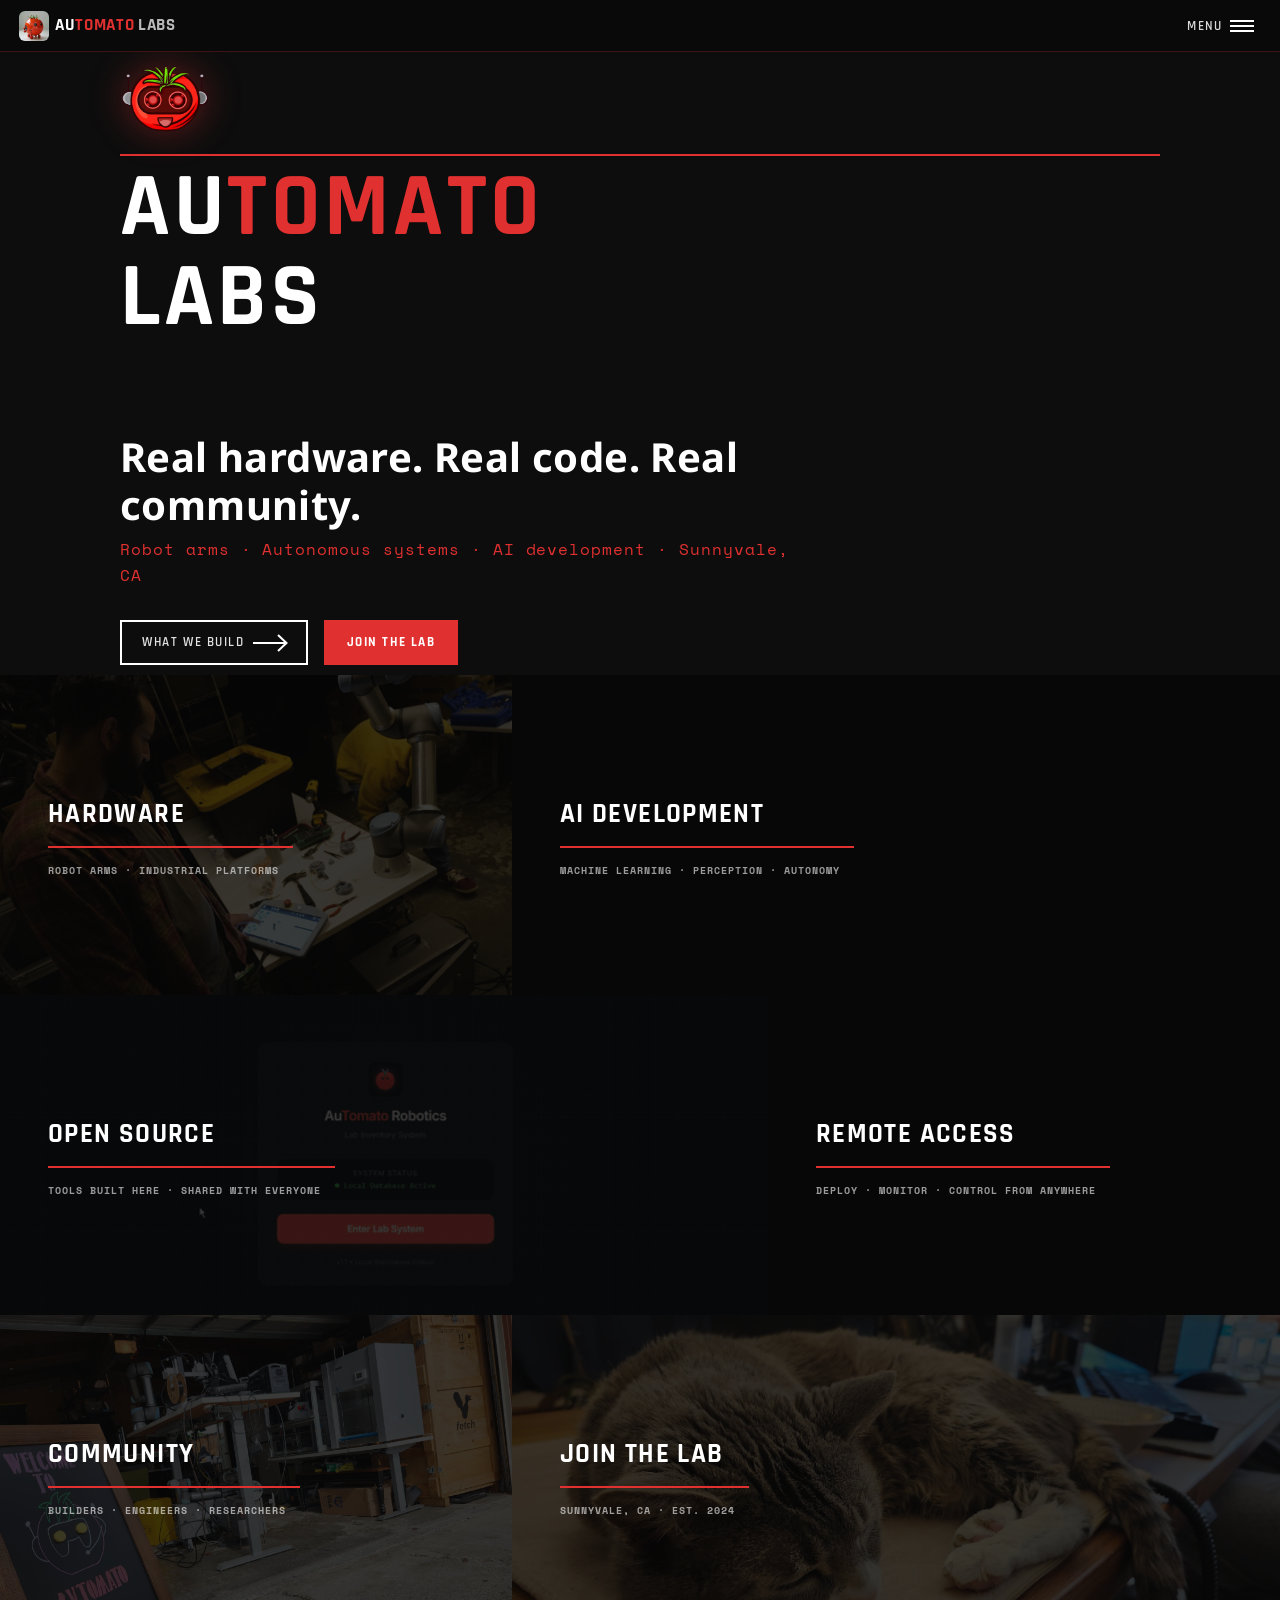
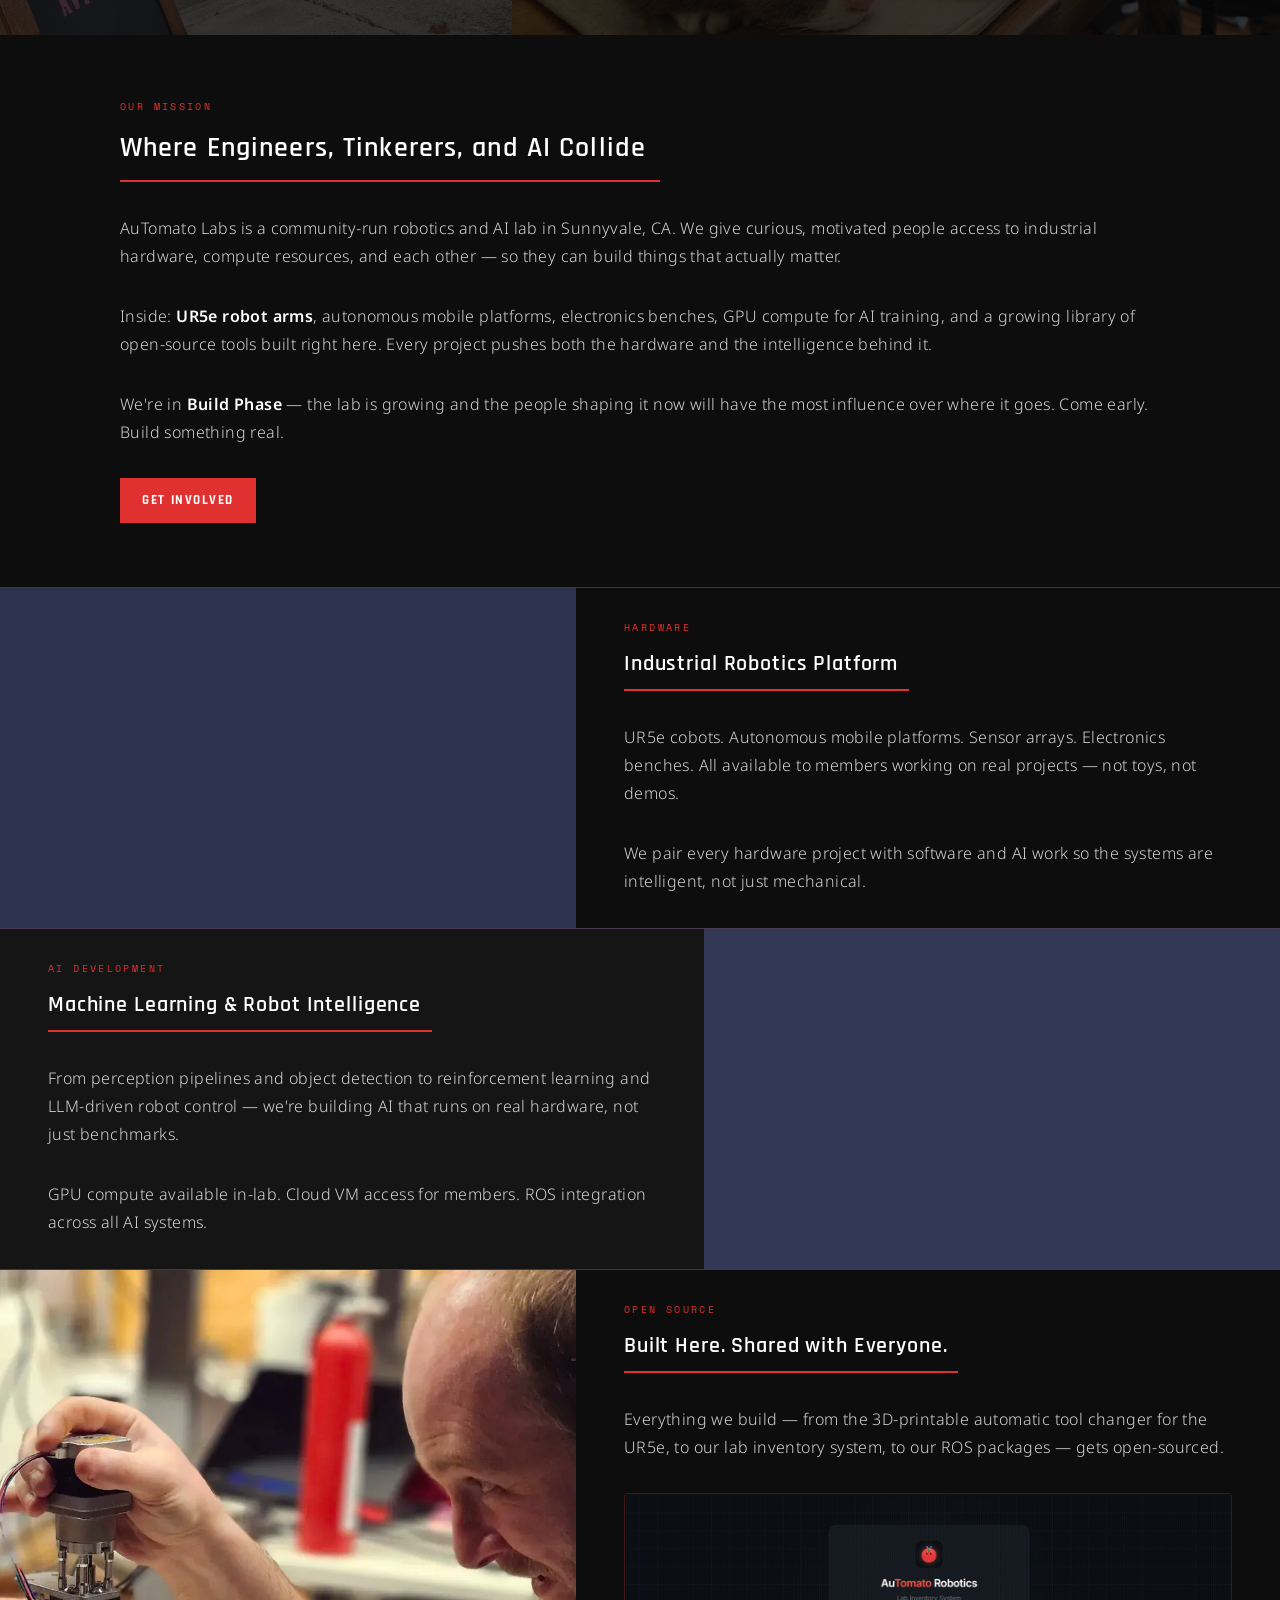
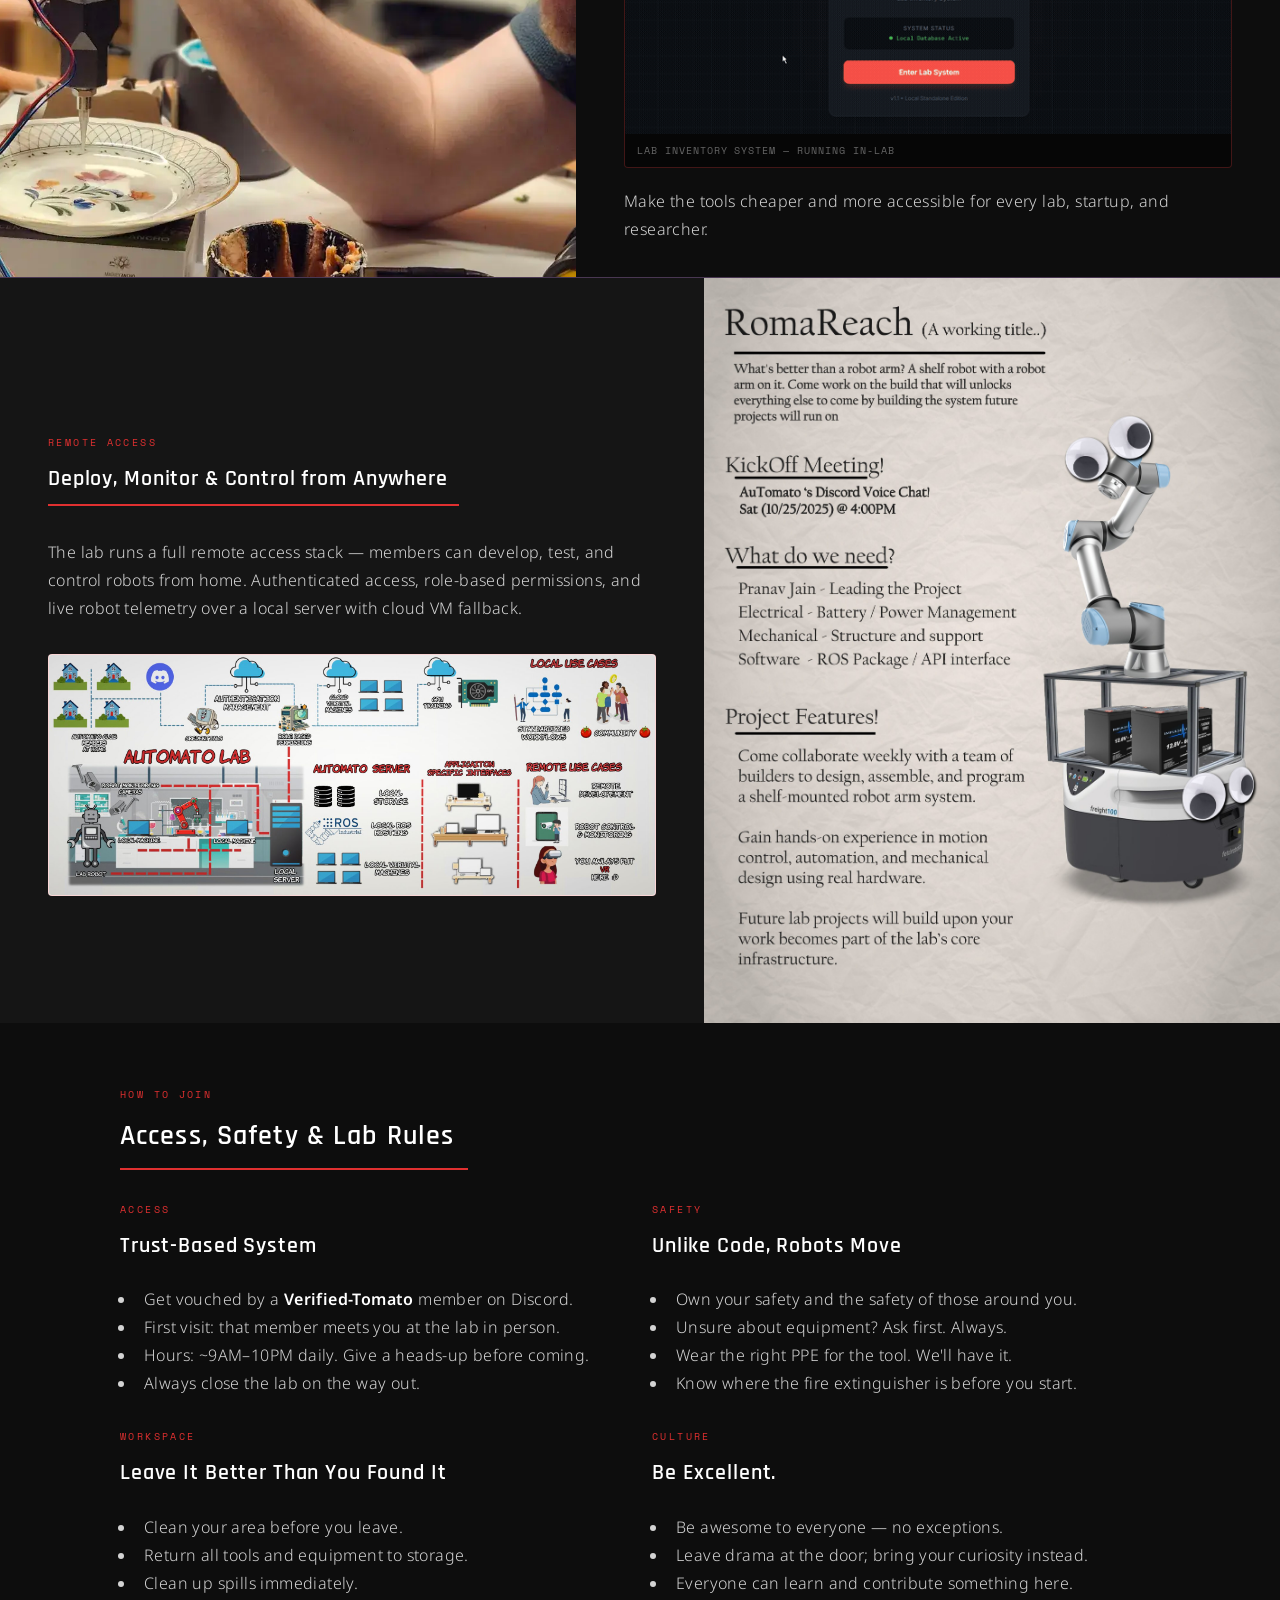
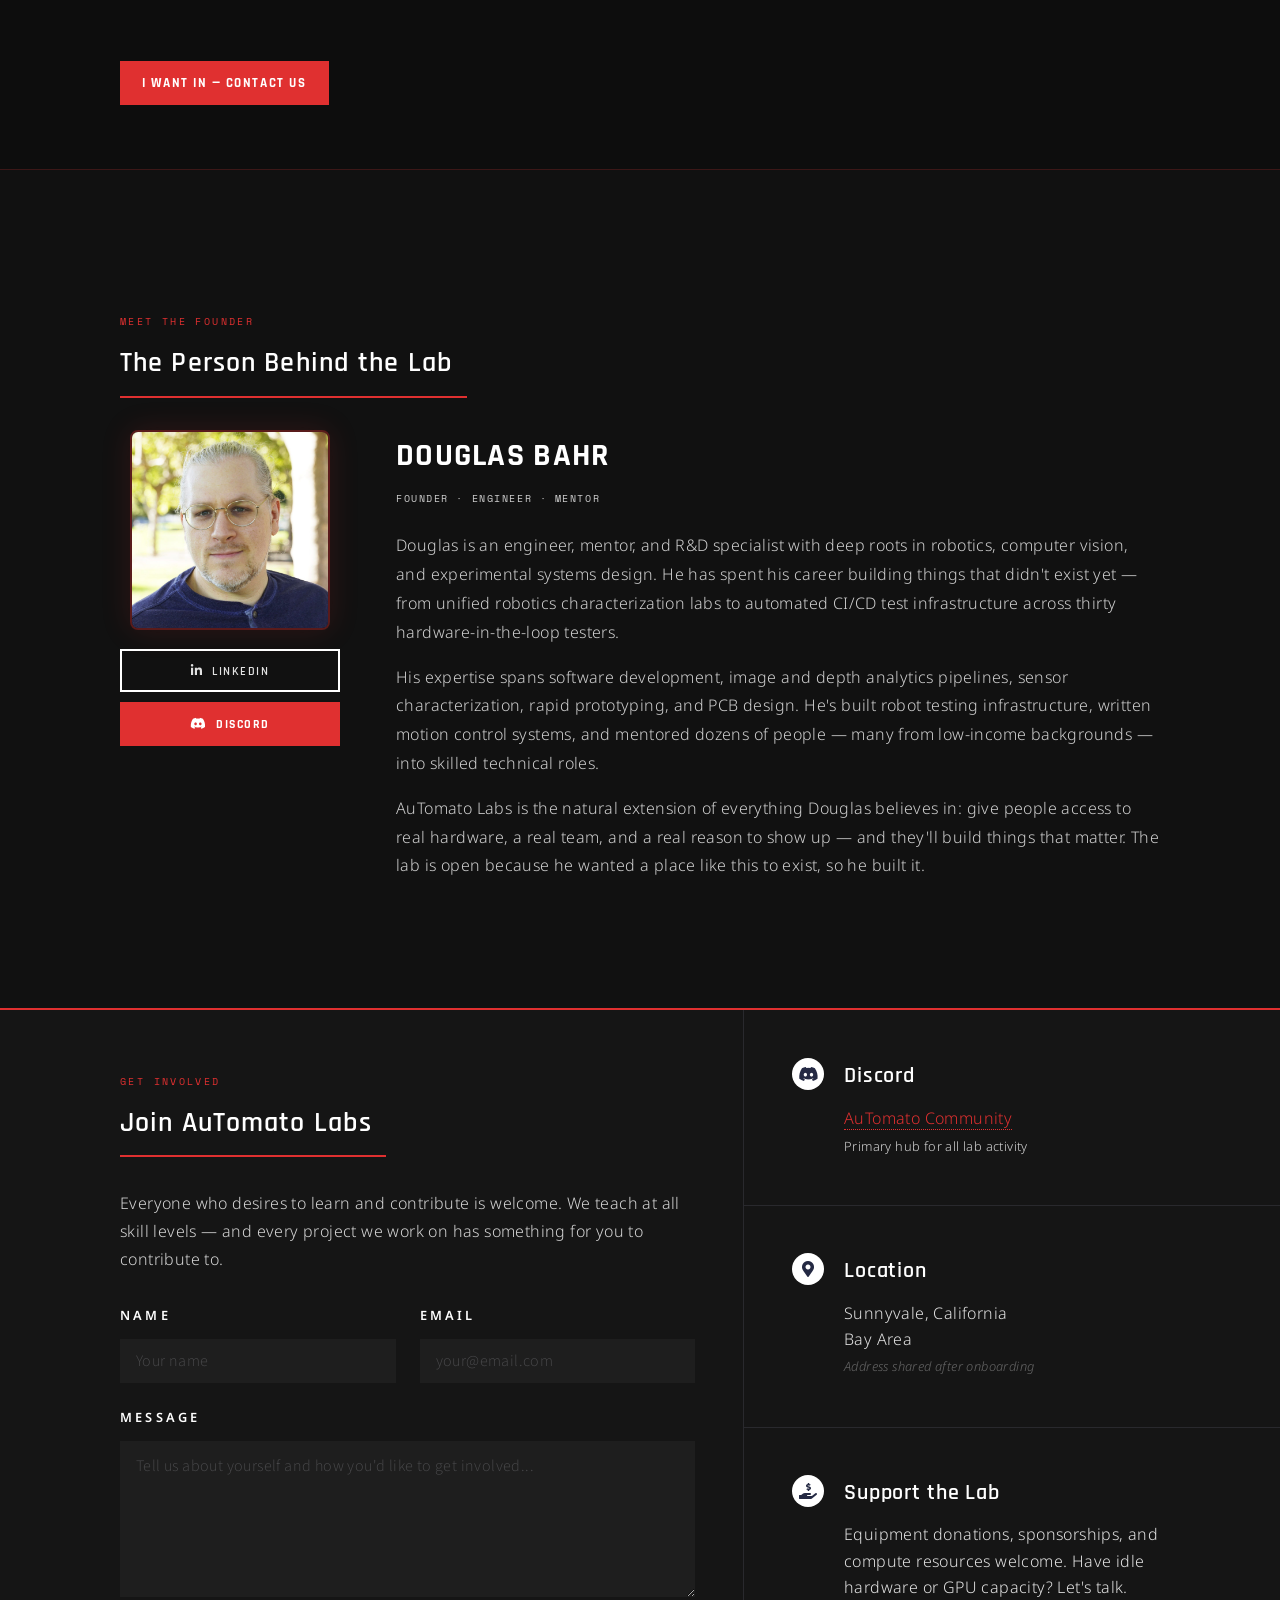
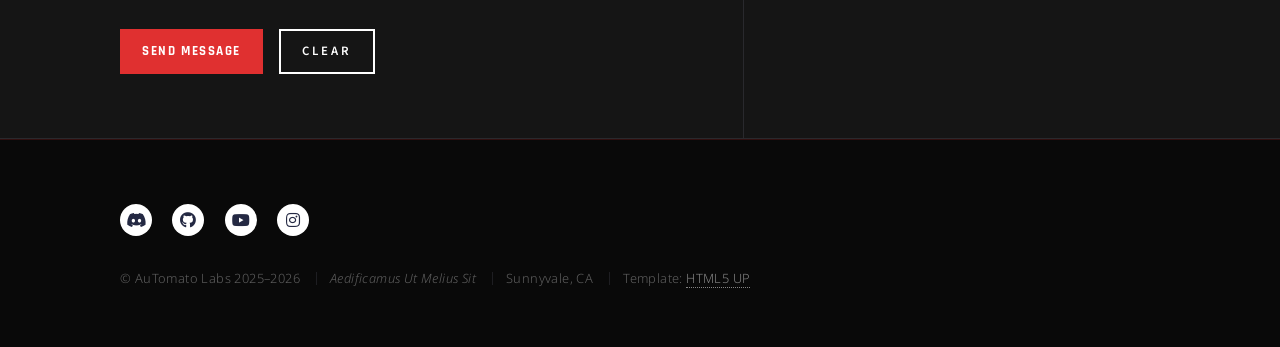
<file: index.html>
<!DOCTYPE HTML>
<!--
    AuTomato Labs — Community Robotics & AI Lab
    Based on Forty by HTML5 UP (html5up.net | @ajlkn)
    CCA 3.0 license (html5up.net/license)
-->
<html lang="en">
<head>
    <title>AuTomato Labs — Community Robotics &amp; AI Lab · Sunnyvale, CA</title>
    <meta charset="utf-8" />
    <meta name="viewport" content="width=device-width, initial-scale=1, user-scalable=no" />
    <meta name="description" content="AuTomato Labs is a community robotics and AI lab in Sunnyvale, CA. Real hardware, real code, real people building the next generation of robotics systems." />
    <link rel="stylesheet" href="assets/css/main.css" />
    <link rel="stylesheet" href="assets/css/automato.css" />
    <noscript><link rel="stylesheet" href="assets/css/noscript.css" /></noscript>
</head>
<body class="is-preload">

<div id="wrapper">

    <!-- Header -->
    <header id="header" class="alt">
        <a href="#banner" class="logo" style="display:inline-flex;align-items:center;gap:0.45em;border:none;text-decoration:none;">
            <img src="tomato_images/TomatoIcon.jpg" alt="" style="width:30px;height:30px;border-radius:6px;object-fit:cover;flex-shrink:0;position:relative;top:0;" />
            <span style="font-family:'Rajdhani',sans-serif;font-size:1.3em;font-weight:700;letter-spacing:.04em;text-transform:uppercase;color:#fff;line-height:1;white-space:nowrap;display:inline-block;vertical-align:middle;">Au<span style="color:#e03030;">Tomato</span>&thinsp;<span style="color:rgba(255,255,255,0.72);">Labs</span></span>
        </a>
        <nav><a href="#menu">Menu</a></nav>
    </header>

    <!-- Menu -->
    <nav id="menu">
        <ul class="links">
            <li><a href="#banner">Home</a></li>
            <li><a href="#one">What We Build</a></li>
            <li><a href="#mission">About the Lab</a></li>
            <li><a href="#about">Meet the Founder</a></li>
            <li><a href="#contact">Join / Contact</a></li>
        </ul>
        <ul class="actions stacked">
            <li><a href="#contact" class="button primary fit">Join the Lab</a></li>
            <li><a href="https://discord.gg/FAJpgrjbXE" class="button fit" target="_blank">Discord</a></li>
        </ul>
    </nav>

    <!-- Banner -->
    <section id="banner" class="major">
        <div class="inner">
            <header class="major">
                <div class="banner-logo-wrap">
                    <img src="tomato_images/Logo_transparent.png" alt="AuTomato Labs" class="banner-logo" />
                </div>
                <h1>Au<span style="color:#e03030;">Tomato</span><br />Labs</h1>
            </header>
            <div class="content">
                <p class="banner-tagline">Real hardware. Real code. Real community.</p>
                <p class="banner-sub">Robot arms · Autonomous systems · AI development · Sunnyvale, CA</p>
                <ul class="actions" style="margin-top:2rem;">
                    <li><a href="#one" class="button next">What We Build</a></li>
                    <li><a href="#contact" class="button primary">Join the Lab</a></li>
                </ul>
            </div>
        </div>
    </section>

    <!-- Main -->
    <div id="main">

        <!-- TILES
             For static images: use the normal .image > img pattern —
             the template JS reads img src and sets it as background-image.
             For videos: inject a <video class="tile-bg-video"> directly
             inside the article (NOT inside .image) and hide the dummy img
             from the template JS via a transparent 1px placeholder.
        -->
        <section id="one" class="tiles">

            <!-- 1: Hardware — scasdf.jpg static photo -->
            <article>
                <span class="image">
                    <img src="tomato_images/scasdf.jpg" alt="" />
                </span>
                <header class="major">
                    <h3><a href="#contact" class="link">Hardware</a></h3>
                    <p>Robot Arms · Industrial Platforms</p>
                </header>
            </article>

            <!-- 2: AI Development — meshlab.mp4 -->
            <article class="tile-has-video">
                <span class="image"><img src="tomato_images/scasdf.jpg" alt="" class="tile-dummy-img" /></span>
                <video class="tile-bg-video" autoplay muted loop playsinline>
                    <source src="tomato_images/meshlab.mp4" type="video/mp4" />
                </video>
                <header class="major">
                    <h3><a href="#contact" class="link">AI Development</a></h3>
                    <p>Machine Learning · Perception · Autonomy</p>
                </header>
            </article>

            <!-- 3: Open Source — inventory gif (JS will set as background) -->
            <article>
                <span class="image">
                    <img src="tomato_images/inventory_intro.gif" alt="" />
                </span>
                <header class="major">
                    <h3><a href="#contact" class="link">Open Source</a></h3>
                    <p>Tools Built Here · Shared with Everyone</p>
                </header>
            </article>

            <!-- 4: Remote Access — remote_access.mp4 -->
            <article class="tile-has-video">
                <span class="image"><img src="tomato_images/networkmap.jpg" alt="" class="tile-dummy-img" /></span>
                <video class="tile-bg-video" autoplay muted loop playsinline>
                    <source src="tomato_images/remote_access.mp4" type="video/mp4" />
                </video>
                <header class="major">
                    <h3><a href="#contact" class="link">Remote Access</a></h3>
                    <p>Deploy · Monitor · Control from Anywhere</p>
                </header>
            </article>

            <!-- 5: Community -->
            <article>
                <span class="image">
                    <img src="tomato_images/20260125_130120.jpg" alt="" />
                </span>
                <header class="major">
                    <h3><a href="#contact" class="link">Community</a></h3>
                    <p>Builders · Engineers · Researchers</p>
                </header>
            </article>

            <!-- 6: Join the Lab -->
            <article>
                <span class="image">
                    <img src="tomato_images/20260218_183037.jpg" alt="" />
                </span>
                <header class="major">
                    <h3><a href="#contact" class="link">Join the Lab</a></h3>
                    <p>Sunnyvale, CA · Est. 2024</p>
                </header>
            </article>

        </section>

        <!-- Mission -->
        <section id="mission">
            <div class="inner">
                <span class="section-tag">Our Mission</span>
                <header class="major">
                    <h2>Where Engineers, Tinkerers, and AI Collide</h2>
                </header>
                <p>
                    AuTomato Labs is a community-run robotics and AI lab in Sunnyvale, CA. We give curious,
                    motivated people access to industrial hardware, compute resources, and each other —
                    so they can build things that actually matter.
                </p>
                <p>
                    Inside: <strong>UR5e robot arms</strong>, autonomous mobile platforms, electronics benches,
                    GPU compute for AI training, and a growing library of open-source tools built right here.
                    Every project pushes both the hardware and the intelligence behind it.
                </p>
                <p>
                    We're in <strong>Build Phase</strong> — the lab is growing and the people shaping it now
                    will have the most influence over where it goes. Come early. Build something real.
                </p>
                <ul class="actions">
                    <li><a href="#contact" class="button primary">Get Involved</a></li>
                </ul>
            </div>
        </section>

        <!-- Spotlights -->
        <section class="spotlights" id="spotlights">

            <!-- Hardware — robot arm video -->
            <section>
                <a href="#contact" class="image spotlight-video-wrap">
                    <video autoplay muted loop playsinline class="spotlight-video">
                        <source src="tomato_images/robot_arm.mp4" type="video/mp4" />
                    </video>
                </a>
                <div class="content">
                    <div class="inner">
                        <span class="section-tag">Hardware</span>
                        <header class="major"><h3>Industrial Robotics Platform</h3></header>
                        <p>UR5e cobots. Autonomous mobile platforms. Sensor arrays. Electronics benches.
                        All available to members working on real projects — not toys, not demos.</p>
                        <p>We pair every hardware project with software and AI work so the systems
                        are intelligent, not just mechanical.</p>
                    </div>
                </div>
            </section>

            <!-- AI Development — ai_dev video -->
            <section>
                <a href="#contact" class="image spotlight-video-wrap">
                    <video autoplay muted loop playsinline class="spotlight-video">
                        <source src="tomato_images/ai_dev.mp4" type="video/mp4" />
                    </video>
                </a>
                <div class="content">
                    <div class="inner">
                        <span class="section-tag">AI Development</span>
                        <header class="major"><h3>Machine Learning &amp; Robot Intelligence</h3></header>
                        <p>From perception pipelines and object detection to reinforcement learning and
                        LLM-driven robot control — we're building AI that runs on real hardware,
                        not just benchmarks.</p>
                        <p>GPU compute available in-lab. Cloud VM access for members.
                        ROS integration across all AI systems.</p>
                    </div>
                </div>
            </section>

            <!-- Open Source — webp + inline gif -->
            <section>
                <a href="#contact" class="image">
                    <img src="tomato_images/20251102_181436.webp" alt="Built here, shared with everyone" style="object-fit:cover;width:100%;height:100%;" />
                </a>
                <div class="content">
                    <div class="inner">
                        <span class="section-tag">Open Source</span>
                        <header class="major"><h3>Built Here. Shared with Everyone.</h3></header>
                        <p>Everything we build — from the 3D-printable automatic tool changer for the UR5e,
                        to our lab inventory system, to our ROS packages — gets open-sourced.</p>
                        <div class="inline-gif-wrap">
                            <img src="tomato_images/inventory_intro.gif" alt="Lab Inventory System" class="inline-gif" />
                            <p class="gif-caption">Lab Inventory System — running in-lab</p>
                        </div>
                        <p>Make the tools cheaper and more accessible for every lab, startup, and researcher.</p>
                    </div>
                </div>
            </section>

            <!-- Remote Access — RomaReach image + networkmap diagram -->
            <section>
                <a href="#contact" class="image">
                    <img src="tomato_images/Event_Robot_Arm_Carrier_10_18_2025.jpg" alt="Remote access mobile robot platform" style="object-fit:cover;width:100%;height:100%;" />
                </a>
                <div class="content">
                    <div class="inner">
                        <span class="section-tag">Remote Access</span>
                        <header class="major"><h3>Deploy, Monitor &amp; Control from Anywhere</h3></header>
                        <p>The lab runs a full remote access stack — members can develop, test, and control
                        robots from home. Authenticated access, role-based permissions, and live robot
                        telemetry over a local server with cloud VM fallback.</p>
                        <div class="networkmap-wrap">
                            <img src="tomato_images/networkmap.jpg" alt="Lab network architecture" class="networkmap-img" />
                        </div>
                    </div>
                </div>
            </section>

        </section>

        <!-- Access & Rules -->
        <section id="rules">
            <div class="inner">
                <span class="section-tag">How to Join</span>
                <header class="major"><h2>Access, Safety &amp; Lab Rules</h2></header>
                <div class="row">
                    <div class="col-6 col-12-small">
                        <span class="section-tag">Access</span>
                        <h3>Trust-Based System</h3>
                        <ul>
                            <li>Get vouched by a <strong>Verified-Tomato</strong> member on Discord.</li>
                            <li>First visit: that member meets you at the lab in person.</li>
                            <li>Hours: ~9AM–10PM daily. Give a heads-up before coming.</li>
                            <li>Always close the lab on the way out.</li>
                        </ul>
                    </div>
                    <div class="col-6 col-12-small">
                        <span class="section-tag">Safety</span>
                        <h3>Unlike Code, Robots Move</h3>
                        <ul>
                            <li>Own your safety and the safety of those around you.</li>
                            <li>Unsure about equipment? Ask first. Always.</li>
                            <li>Wear the right PPE for the tool. We'll have it.</li>
                            <li>Know where the fire extinguisher is before you start.</li>
                        </ul>
                    </div>
                    <div class="col-6 col-12-small">
                        <span class="section-tag">Workspace</span>
                        <h3>Leave It Better Than You Found It</h3>
                        <ul>
                            <li>Clean your area before you leave.</li>
                            <li>Return all tools and equipment to storage.</li>
                            <li>Clean up spills immediately.</li>
                        </ul>
                    </div>
                    <div class="col-6 col-12-small">
                        <span class="section-tag">Culture</span>
                        <h3>Be Excellent.</h3>
                        <ul>
                            <li>Be awesome to everyone — no exceptions.</li>
                            <li>Leave drama at the door; bring your curiosity instead.</li>
                            <li>Everyone can learn and contribute something here.</li>
                        </ul>
                    </div>
                </div>
                <ul class="actions" style="margin-top:2rem;">
                    <li><a href="#contact" class="button primary">I Want In — Contact Us</a></li>
                </ul>
            </div>
        </section>

    </div><!-- /#main -->

    <!-- Meet the Founder -->
    <section id="about" style="background:#111;border-top:1px solid rgba(224,48,48,0.2);padding:5rem 0;">
        <div class="inner">
            <span class="section-tag">Meet the Founder</span>
            <header class="major">
                <h2>The Person Behind the Lab</h2>
            </header>
            <div class="founder-wrap">
                <div class="founder-photo-col">
                    <div class="founder-photo-box">
                        <img src="tomato_images/pro-douglas.jpg" alt="Douglas Bahr" class="founder-photo" />
                    </div>
                    <div class="founder-links">
                        <a href="https://www.linkedin.com/in/douglas-bahr/" target="_blank" rel="noopener" class="button small">
                            <span class="icon brands fa-linkedin-in"></span>&nbsp; LinkedIn
                        </a>
                        <a href="https://discord.gg/FAJpgrjbXE" target="_blank" rel="noopener" class="button small primary">
                            <span class="icon brands fa-discord"></span>&nbsp; Discord
                        </a>
                    </div>
                </div>
                <div class="founder-bio-col">
                    <h3 style="font-family:'Rajdhani',sans-serif;font-size:2rem;font-weight:700;text-transform:uppercase;letter-spacing:0.04em;margin-bottom:0.2em;">Douglas Bahr</h3>
                    <p style="font-family:'Space Mono',monospace;font-size:0.65rem;letter-spacing:0.15em;text-transform:uppercase;color:#e03030;margin-bottom:1.5rem;">Founder · Engineer · Mentor</p>
                    <p>Douglas is an engineer, mentor, and R&amp;D specialist with deep roots in robotics, computer vision, and experimental systems design. He has spent his career building things that didn't exist yet — from unified robotics characterization labs to automated CI/CD test infrastructure across thirty hardware-in-the-loop testers.</p>
                    <p>His expertise spans software development, image and depth analytics pipelines, sensor characterization, rapid prototyping, and PCB design. He's built robot testing infrastructure, written motion control systems, and mentored dozens of people — many from low-income backgrounds — into skilled technical roles.</p>
                    <p>AuTomato Labs is the natural extension of everything Douglas believes in: give people access to real hardware, a real team, and a real reason to show up — and they'll build things that matter. The lab is open because he wanted a place like this to exist, so he built it.</p>
                </div>
            </div>
        </div>
    </section>

    <!-- Contact -->
    <section id="contact">
        <div class="inner">
            <section>
                <span class="section-tag">Get Involved</span>
                <header class="major"><h2>Join AuTomato Labs</h2></header>
                <p>Everyone who desires to learn and contribute is welcome. We teach at all skill levels — and every project we work on has something for you to contribute to.</p>
                <form method="POST" action="https://formspree.io/f/mpqynzrb" id="contact-form">
                    <div class="fields">
                        <div class="field half">
                            <label for="name">Name</label>
                            <input type="text" name="name" id="name" placeholder="Your name" />
                        </div>
                        <div class="field half">
                            <label for="email">Email</label>
                            <input type="text" name="email" id="email" placeholder="your@email.com" />
                        </div>
                        <div class="field">
                            <label for="message">Message</label>
                            <textarea name="message" id="message" rows="5"
                                placeholder="Tell us about yourself and how you'd like to get involved..."></textarea>
                        </div>
                    </div>
                    <ul class="actions">
                        <li><input type="submit" value="Send Message" class="primary" /></li>
                        <li><input type="reset" value="Clear" /></li>
                    </ul>
                </form>
            </section>
            <section class="split">
                <section>
                    <div class="contact-method">
                        <span class="icon brands alt fa-discord"></span>
                        <h3>Discord</h3>
                        <a href="https://discord.gg/FAJpgrjbXE" target="_blank" rel="noopener">AuTomato Community</a>
                        <p style="font-size:0.8em;color:rgba(255,255,255,0.38);margin-top:0.3em;">Primary hub for all lab activity</p>
                    </div>
                </section>
                <section>
                    <div class="contact-method">
                        <span class="icon solid alt fa-map-marker-alt"></span>
                        <h3>Location</h3>
                        <span>Sunnyvale, California<br />Bay Area<br />
                        <em style="font-size:0.8em;color:rgba(255,255,255,0.35);">Address shared after onboarding</em></span>
                    </div>
                </section>
                <section>
                    <div class="contact-method">
                        <span class="icon solid alt fa-hand-holding-usd"></span>
                        <h3>Support the Lab</h3>
                        <span>Equipment donations, sponsorships, and compute resources welcome.
                        Have idle hardware or GPU capacity? Let's talk.</span>
                    </div>
                </section>
            </section>
        </div>
    </section>

    <!-- Footer -->
    <footer id="footer">
        <div class="inner">
            <ul class="icons">
                <li><a href="https://discord.gg/FAJpgrjbXE" class="icon brands alt fa-discord" target="_blank"><span class="label">Discord</span></a></li>
                <li><a href="#" class="icon brands alt fa-github"><span class="label">GitHub</span></a></li>
                <li><a href="#" class="icon brands alt fa-youtube"><span class="label">YouTube</span></a></li>
                <li><a href="#" class="icon brands alt fa-instagram"><span class="label">Instagram</span></a></li>
            </ul>
            <ul class="copyright">
                <li>&copy; AuTomato Labs 2025&ndash;2026</li>
                <li><em>Aedificamus Ut Melius Sit</em></li>
                <li>Sunnyvale, CA</li>
                <li>Template: <a href="https://html5up.net">HTML5 UP</a></li>
            </ul>
        </div>
    </footer>

</div><!-- /#wrapper -->

<script src="assets/js/jquery.min.js"></script>
<script src="assets/js/jquery.scrolly.min.js"></script>
<script src="assets/js/jquery.scrollex.min.js"></script>
<script src="assets/js/browser.min.js"></script>
<script src="assets/js/breakpoints.min.js"></script>
<script src="assets/js/util.js"></script>
<script src="assets/js/main.js"></script>

<script>
$(document).ready(function() {

    // Clear background-image the template sets from dummy img on video tiles
    $('.tile-has-video').each(function() {
        $(this).css('background-image', 'none');
        $(this).find('.tile-dummy-img').hide();
    });

    function scrollToContact() {
        var el = document.querySelector('#contact-form');
        if (el) {
            el.scrollIntoView({ behavior: 'smooth', block: 'center' });
            // Focus the name field for a nice UX touch
            setTimeout(function() {
                var nameField = document.querySelector('#name');
                if (nameField) nameField.focus();
            }, 600);
        }
    }

    function scrollTo(selector) {
        // Tile clicks always go to the contact form
        if (selector === '#contact') { scrollToContact(); return; }
        var el = document.querySelector(selector);
        if (el) el.scrollIntoView({ behavior: 'smooth', block: 'start' });
    }

    // Intercept tile clicks BEFORE the template handler (use capture phase)
    document.querySelectorAll('.tiles article').forEach(function(article) {
        article.addEventListener('click', function(e) {
            var link = article.querySelector('a.link');
            var href = link ? link.getAttribute('href') : null;
            if (href && href.charAt(0) === '#') {
                e.stopImmediatePropagation();
                e.preventDefault();
                scrollTo(href);
            }
        }, true); // capture = true fires before jQuery handlers
    });

    // All other hash links
    $(document).on('click', 'a[href^="#"]', function(e) {
        var href = $(this).attr('href');
        if (href === '#' || href === '#menu') return;
        e.preventDefault();
        e.stopImmediatePropagation();
        scrollTo(href);
    });

    // Also intercept the .tile-has-video articles (they have no standard link flow)
    $(document).on('click', '.tiles article.tile-has-video', function(e) {
        e.stopImmediatePropagation();
        scrollToContact();
    });
});
</script>

</body>
</html>
</file>
<file: assets/css/automato.css>
/* =============================================
   AuTomato Labs — Brand Override CSS v3
   Kills all #242943 navy, applies dark red theme
   ============================================= */

@import url('https://fonts.googleapis.com/css2?family=Rajdhani:wght@400;600;700&family=Space+Mono:ital,wght@0,400;0,700;1,400&family=Noto+Sans:wght@300;400;600&display=swap');

:root {
    --tomato-red:    #e03030;
    --tomato-bright: #ff5555;
    --tomato-dark:   #aa1a1a;
    --bg:            #0d0d0d;
    --bg2:           #151515;
    --bg3:           #1c1c1c;
    --white:         #ffffff;
    --muted:         rgba(255,255,255,0.5);
    --border-red:    rgba(224,48,48,0.25);
}

/* ============================================
   NUKE THE NAVY — body + wrapper backgrounds
   ============================================ */
html,
body,
#wrapper {
    background-color: var(--bg) !important;
}

/* ============================================
   NUKE THE BANNER NAVY OVERLAY
   The template uses #banner:after as a colored
   pseudo-element overlay. Kill it entirely.
   ============================================ */
#banner:after {
    background-color: transparent !important;
    opacity: 0 !important;
    display: none !important;
}

/* Also kill the preload state that forces opacity:1 */
body.is-preload #banner:after {
    opacity: 0 !important;
}

/* ============================================
   BANNER — clean dark background, bold type
   ============================================ */
#banner {
    background-color: var(--bg) !important;
    background-image: none !important;
}

#banner > .inner {
    opacity: 1 !important;
    filter: none !important;
    transform: none !important;
}

/* Also kill the preload fade/blur on the inner */
body.is-preload #banner > .inner {
    filter: none !important;
    transform: none !important;
    opacity: 1 !important;
}

#banner header.major h1 {
    font-family: 'Rajdhani', sans-serif !important;
    font-weight: 700 !important;
    font-size: clamp(3.5rem, 7vw, 6.5rem) !important;
    text-transform: uppercase !important;
    letter-spacing: 0.04em !important;
    line-height: 1.0 !important;
    color: var(--white) !important;
}

/* Red line under major headings */
#banner header.major > :first-child:after,
header.major > :first-child:after {
    background-color: var(--tomato-red) !important;
}

/* ============================================
   KILL ALL TILE COLOR OVERLAYS
   nth-child colors: cyan, purple, salmon,
   orange, blue, green — all gone.
   ============================================ */
.tiles article:before,
.tiles article:nth-child(6n - 5):before,
.tiles article:nth-child(6n - 4):before,
.tiles article:nth-child(6n - 3):before,
.tiles article:nth-child(6n - 2):before,
.tiles article:nth-child(6n - 1):before,
.tiles article:nth-child(6n):before {
    background-color: rgba(8, 8, 8, 0.72) !important;
    opacity: 1 !important;
    transition: background-color 0.4s ease !important;
}

.tiles article:hover:before {
    background-color: rgba(8, 8, 8, 0.45) !important;
    opacity: 1 !important;
}

.tiles article:after {
    background-color: rgba(0,0,0,0.25) !important;
}

/* Tile text — bold and legible */
.tiles article header.major h3 a {
    font-family: 'Rajdhani', sans-serif !important;
    font-size: 1.7rem !important;
    font-weight: 700 !important;
    letter-spacing: 0.05em !important;
    text-transform: uppercase !important;
    color: var(--white) !important;
}

.tiles article header.major h3 a:after {
    background-color: var(--tomato-red) !important;
}

.tiles article header.major p {
    font-family: 'Space Mono', monospace !important;
    font-size: 0.62rem !important;
    letter-spacing: 0.1em !important;
    text-transform: uppercase !important;
    color: rgba(255,255,255,0.6) !important;
}

/* ============================================
   HEADER
   ============================================ */
#header {
    background-color: rgba(10, 10, 10, 0.97) !important;
    border-bottom: 1px solid var(--border-red) !important;
}

#header .logo {
    display: inline-flex !important;
    align-items: center !important;
    gap: 0.45em !important;
    border-bottom: none !important;
    color: var(--white) !important;
    text-decoration: none !important;
}

#header .logo img {
    width: 30px;
    height: 30px;
    border-radius: 6px;
    object-fit: cover;
    flex-shrink: 0;
    align-self: center;
}

#header .logo strong {
    font-family: 'Rajdhani', sans-serif;
    font-weight: 700;
    font-size: 1.3em;
    letter-spacing: 0.04em;
    text-transform: uppercase;
    color: var(--white);
    line-height: 1;
}

#header .logo > span {
    font-family: 'Rajdhani', sans-serif;
    font-weight: 700;
    font-size: 1.3em;
    letter-spacing: 0.04em;
    text-transform: uppercase;
    color: var(--white);
    line-height: 1;
    display: inline-block;
    vertical-align: middle;
}

#header nav a {
    border-color: rgba(224,48,48,0.4) !important;
    color: rgba(255,255,255,0.85) !important;
    font-family: 'Rajdhani', sans-serif;
    font-weight: 600;
    letter-spacing: 0.1em;
}

#header nav a:hover {
    border-color: var(--tomato-red) !important;
    color: var(--white) !important;
    background: rgba(224,48,48,0.1);
}

/* ============================================
   SECTION BACKGROUNDS
   ============================================ */
#main,
#mission,
#rules,
#spotlights,
.spotlights section .content,
section.spotlights {
    background-color: var(--bg) !important;
}

.spotlights section:nth-child(even) .content {
    background-color: var(--bg2) !important;
}

.spotlights section {
    border-top: 1px solid rgba(224,48,48,0.12) !important;
}

/* ============================================
   TYPOGRAPHY — section bodies
   ============================================ */
body {
    font-family: 'Noto Sans', sans-serif;
    color: rgba(255,255,255,0.88) !important;
}

h1, h2, h3, h4, h5, h6 {
    font-family: 'Rajdhani', sans-serif !important;
    color: var(--white) !important;
    letter-spacing: 0.04em;
}

p, li {
    color: rgba(255,255,255,0.82) !important;
    line-height: 1.75;
}

strong { color: var(--white) !important; }

/* ============================================
   BUTTONS
   ============================================ */
.button.primary,
input[type="submit"].primary {
    background-color: var(--tomato-red) !important;
    border-color: var(--tomato-red) !important;
    color: var(--white) !important;
    font-family: 'Rajdhani', sans-serif !important;
    font-weight: 700 !important;
    letter-spacing: 0.12em !important;
    text-transform: uppercase !important;
}

.button.primary:hover,
input[type="submit"].primary:hover {
    background-color: var(--tomato-bright) !important;
    border-color: var(--tomato-bright) !important;
}

.button {
    border-color: rgba(224,48,48,0.45) !important;
    color: rgba(255,255,255,0.88) !important;
    font-family: 'Rajdhani', sans-serif !important;
    font-weight: 600 !important;
    letter-spacing: 0.12em !important;
    text-transform: uppercase !important;
}

.button:hover {
    border-color: var(--tomato-red) !important;
    color: var(--white) !important;
}

/* ============================================
   MENU
   ============================================ */
#menu {
    background: #111111 !important;
    border-left: 3px solid var(--tomato-red) !important;
}

#menu .links a {
    font-family: 'Rajdhani', sans-serif;
    font-weight: 600;
    font-size: 1.05rem;
    letter-spacing: 0.1em;
    text-transform: uppercase;
    border-bottom-color: rgba(224,48,48,0.15) !important;
    color: rgba(255,255,255,0.8) !important;
}

#menu .links a:hover { color: var(--tomato-bright) !important; }

/* ============================================
   CONTACT
   ============================================ */
#contact {
    background-color: var(--bg2) !important;
    border-top: 2px solid var(--tomato-red);
}

#contact h2, #contact h3 { color: var(--white) !important; }

#contact input[type="text"],
#contact input[type="email"],
#contact textarea {
    background-color: rgba(255,255,255,0.04) !important;
    border-color: rgba(224,48,48,0.3) !important;
    color: var(--white) !important;
}

#contact input:focus,
#contact textarea:focus {
    border-color: var(--tomato-red) !important;
}

.contact-method h3 {
    color: var(--white) !important;
}

/* ============================================
   FOOTER
   ============================================ */
#footer {
    background-color: #090909 !important;
    border-top: 1px solid rgba(224,48,48,0.18) !important;
}

#footer .icons a { color: rgba(255,255,255,0.38) !important; }
#footer .icons a:hover { color: var(--tomato-red) !important; }
#footer .copyright li { color: rgba(255,255,255,0.35) !important; }
#footer .copyright a { color: var(--muted) !important; }

/* ============================================
   GLOBAL LINKS
   ============================================ */
a { color: var(--tomato-red); }
a:hover { color: var(--tomato-bright); }

/* ============================================
   UTILITY CLASSES
   ============================================ */
.section-tag {
    font-family: 'Space Mono', monospace;
    font-size: 0.62rem;
    letter-spacing: 0.24em;
    text-transform: uppercase;
    color: var(--tomato-red);
    display: block;
    margin-bottom: 0.6rem;
}

.motto {
    display: block;
    font-family: 'Space Mono', monospace;
    font-size: 0.68rem;
    letter-spacing: 0.14em;
    text-transform: uppercase;
    color: rgba(255,255,255,0.45);
    border-left: 2px solid var(--tomato-red);
    padding-left: 1em;
    margin-bottom: 1.5rem;
    line-height: 1.7;
}

.stats-bar {
    display: flex;
    gap: 2.5rem;
    flex-wrap: wrap;
    margin: 1.5rem 0 2rem;
    padding: 1.4rem 1.8rem;
    background: rgba(224,48,48,0.07);
    border: 1px solid rgba(224,48,48,0.22);
    border-radius: 3px;
}

.stats-bar .stat {
    display: flex;
    flex-direction: column;
}

.stats-bar .stat-number {
    font-family: 'Rajdhani', sans-serif;
    font-size: 2.4rem;
    font-weight: 700;
    color: var(--tomato-red);
    line-height: 1;
}

.stats-bar .stat-label {
    font-family: 'Space Mono', monospace;
    font-size: 0.58rem;
    letter-spacing: 0.12em;
    text-transform: uppercase;
    color: rgba(255,255,255,0.45);
    margin-top: 0.2rem;
}

/* Scrollbar */
::-webkit-scrollbar { width: 4px; }
::-webkit-scrollbar-track { background: var(--bg); }
::-webkit-scrollbar-thumb { background: var(--tomato-dark); border-radius: 2px; }

/* ============================================
   LOGO — kill the white box on <strong>
   ============================================ */
#header .logo strong,
#header .logo:hover strong,
#header .logo:active strong {
    background-color: transparent !important;
    color: #ffffff !important;
    padding: 0 !important;
    margin: 0 !important;
    line-height: 1 !important;
    display: inline !important;
    vertical-align: baseline !important;
    font-size: inherit !important;
}

#header .logo strong em {
    color: var(--tomato-red);
    font-style: normal;
}

/* ============================================
   BANNER — override forced all-caps tiny text
   The template applies: font-size:0.7em,
   font-weight:600, letter-spacing:0.25em,
   text-transform:uppercase to #banner p
   ============================================ */
#banner .content p,
#banner .content p.banner-tagline,
#banner .content p.banner-sub {
    font-size: 2rem !important;
    font-weight: 400 !important;
    letter-spacing: 0.01em !important;
    text-transform: none !important;
    line-height: 1.5 !important;
    color: rgba(255,255,255,0.88) !important;
    max-width: 700px;
}

#banner .content p.banner-tagline {
    font-size: 2.5rem !important;
    font-weight: 700 !important;
    color: #ffffff !important;
    margin-bottom: 0.5rem !important;
    line-height: 1.2 !important;
}

#banner .content p.banner-sub {
    font-family: 'Space Mono', monospace !important;
    font-size: 1rem !important;
    letter-spacing: 0.06em !important;
    color: var(--tomato-red) !important;
    margin-bottom: 0 !important;
    line-height: 1.6 !important;
}

/* Make banner content flex column so text stacks cleanly */
#banner > .inner .content {
    display: block !important;
    margin: 0 !important;
}

#banner > .inner .content > * {
    margin-right: 0 !important;
    margin-bottom: 1rem !important;
}

/* ============================================
   BANNER LOGO (transparent PNG above title)
   ============================================ */
.banner-logo-wrap {
    margin-bottom: 1.2rem;
}

.banner-logo {
    width: 90px;
    height: auto;
    filter: drop-shadow(0 0 18px rgba(224,48,48,0.4));
}

/* ============================================
   VIDEO TILES
   Videos need to fill tile the same way
   img does — absolute positioned, cover
   ============================================ */
.tiles article .tile-video-wrap,
.tiles article span.tile-video-wrap {
    display: block;
    position: absolute !important;
    inset: 0;
    overflow: hidden;
    z-index: 0;
}

.tiles article .tile-video-wrap video {
    width: 100%;
    height: 100%;
    object-fit: cover;
    display: block;
}

/* ============================================
   VIDEO SPOTLIGHTS
   ============================================ */
.spotlight-video-wrap {
    position: relative;
    overflow: hidden;
    display: block;
}

.spotlight-video {
    width: 100%;
    height: 100%;
    object-fit: cover;
    display: block;
    position: absolute;
    top: 0;
    left: 0;
}

/* ============================================
   INLINE GIF (Open Source spotlight)
   ============================================ */
.inline-gif-wrap {
    margin: 1.2rem 0;
    border: 1px solid rgba(224,48,48,0.25);
    border-radius: 4px;
    overflow: hidden;
    background: #0d0d0d;
}

.inline-gif {
    width: 100%;
    height: auto;
    display: block;
    max-height: 240px;
    object-fit: cover;
}

.gif-caption {
    font-family: 'Space Mono', monospace !important;
    font-size: 0.6rem !important;
    letter-spacing: 0.1em !important;
    text-transform: uppercase !important;
    color: rgba(255,255,255,0.38) !important;
    padding: 0.5rem 0.75rem;
    background: rgba(0,0,0,0.5);
    margin: 0 !important;
}

/* ============================================
   NETWORK MAP (Remote Access spotlight)
   ============================================ */
.networkmap-wrap {
    margin-top: 1.2rem;
    border: 1px solid rgba(224,48,48,0.2);
    border-radius: 4px;
    overflow: hidden;
    background: #fff;
}

.networkmap-img {
    width: 100%;
    height: auto;
    display: block;
}

/* ============================================
   VIDEO TILES
   The template reads .image img src and sets
   it as background-image on the article, then
   hides .image. For video tiles we:
   1. Place <video class="tile-bg-video"> directly
      inside the article (sibling to .image)
   2. Position it absolute, covering the article
   3. Clear the template's background-image via JS
   ============================================ */
.tiles article.tile-has-video {
    background-image: none !important;
}

.tiles article .tile-bg-video {
    position: absolute !important;
    top: 0 !important;
    left: 0 !important;
    width: 100% !important;
    height: 100% !important;
    object-fit: cover !important;
    z-index: 0 !important;
    display: block !important;
    pointer-events: none;
}

/* z-index stack for tile layers:
   0 = video background
   1 = :after dark overlay
   2 = :before color (now killed to dark)
   3 = header text
*/
.tiles article.tile-has-video:before,
.tiles article.tile-has-video:after {
    z-index: 1 !important;
}

.tiles article.tile-has-video header.major {
    position: relative;
    z-index: 4 !important;
}

/* ============================================
   SPOTLIGHT VIDEO — fix height on the image
   column (template sets a fixed height via
   .spotlights > section .image)
   ============================================ */
.spotlight-video-wrap {
    position: relative !important;
    overflow: hidden !important;
    display: block !important;
}

.spotlight-video {
    position: absolute !important;
    top: 0 !important;
    left: 0 !important;
    width: 100% !important;
    height: 100% !important;
    object-fit: cover !important;
    display: block !important;
}

/* ============================================
   FOUNDER / ABOUT SECTION
   ============================================ */
.founder-wrap {
    display: flex;
    gap: 3.5rem;
    align-items: flex-start;
    flex-wrap: wrap;
}

.founder-photo-col {
    flex: 0 0 220px;
    display: flex;
    flex-direction: column;
    align-items: center;
    gap: 1.2rem;
}

.founder-photo-box {
    width: 200px;
    height: 200px;
    border-radius: 8px;
    overflow: hidden;
    border: 2px solid rgba(224,48,48,0.35);
    box-shadow: 0 0 30px rgba(224,48,48,0.15);
}

.founder-photo {
    width: 100%;
    height: 100%;
    object-fit: cover;
    object-position: center top;
    display: block;
}

.founder-links {
    display: flex;
    flex-direction: column;
    gap: 0.6rem;
    width: 100%;
}

.founder-links .button {
    text-align: center;
    width: 100%;
    font-size: 0.78rem !important;
}

.founder-bio-col {
    flex: 1;
    min-width: 260px;
}

.founder-bio-col p {
    color: rgba(255,255,255,0.8) !important;
    line-height: 1.8;
    margin-bottom: 1rem;
}

@media screen and (max-width: 600px) {
    .founder-photo-col { flex: 0 0 100%; align-items: flex-start; }
    .founder-links { flex-direction: row; }
}

/* ============================================
   INLINE FLYER (portrait images in content)
   ============================================ */
.inline-flyer-wrap {
    margin: 1.2rem 0;
    border: 1px solid rgba(224,48,48,0.2);
    border-radius: 4px;
    overflow: hidden;
    background: #fff;
}

.inline-flyer {
    width: 100%;
    height: auto;
    display: block;
}
</file>
<file: assets/css/noscript.css>
/*
	Forty by HTML5 UP
	html5up.net | @ajlkn
	Free for personal and commercial use under the CCA 3.0 license (html5up.net/license)
*/

/* Banner */

	body.is-preload #banner:after {
		opacity: 0.85;
	}

	body.is-preload #banner > .inner {
		-moz-filter: none;
		-webkit-filter: none;
		-ms-filter: none;
		filter: none;
		-moz-transform: none;
		-webkit-transform: none;
		-ms-transform: none;
		transform: none;
		opacity: 1;
	}
</file>
<file: assets/css/main.css>
@import url(fontawesome-all.min.css);
@import url("https://fonts.googleapis.com/css?family=Source+Sans+Pro:300,300italic,600,600italic");

/*
	Forty by HTML5 UP
	html5up.net | @ajlkn
	Free for personal and commercial use under the CCA 3.0 license (html5up.net/license)
*/

html, body, div, span, applet, object,
iframe, h1, h2, h3, h4, h5, h6, p, blockquote,
pre, a, abbr, acronym, address, big, cite,
code, del, dfn, em, img, ins, kbd, q, s, samp,
small, strike, strong, sub, sup, tt, var, b,
u, i, center, dl, dt, dd, ol, ul, li, fieldset,
form, label, legend, table, caption, tbody,
tfoot, thead, tr, th, td, article, aside,
canvas, details, embed, figure, figcaption,
footer, header, hgroup, menu, nav, output, ruby,
section, summary, time, mark, audio, video {
	margin: 0;
	padding: 0;
	border: 0;
	font-size: 100%;
	font: inherit;
	vertical-align: baseline;}

article, aside, details, figcaption, figure,
footer, header, hgroup, menu, nav, section {
	display: block;}

body {
	line-height: 1;
}

ol, ul {
	list-style: none;
}

blockquote, q {
	quotes: none;
}

	blockquote:before, blockquote:after, q:before, q:after {
		content: '';
		content: none;
	}

table {
	border-collapse: collapse;
	border-spacing: 0;
}

body {
	-webkit-text-size-adjust: none;
}

mark {
	background-color: transparent;
	color: inherit;
}

input::-moz-focus-inner {
	border: 0;
	padding: 0;
}

input, select, textarea {
	-moz-appearance: none;
	-webkit-appearance: none;
	-ms-appearance: none;
	appearance: none;
}

/* Basic */

	@-ms-viewport {
		width: device-width;
	}

	body {
		-ms-overflow-style: scrollbar;
	}

	@media screen and (max-width: 480px) {

		html, body {
			min-width: 320px;
		}

	}

	html {
		box-sizing: border-box;
	}

	*, *:before, *:after {
		box-sizing: inherit;
	}

	body {
		background: #242943;
	}

		body.is-preload *, body.is-preload *:before, body.is-preload *:after {
			-moz-animation: none !important;
			-webkit-animation: none !important;
			-ms-animation: none !important;
			animation: none !important;
			-moz-transition: none !important;
			-webkit-transition: none !important;
			-ms-transition: none !important;
			transition: none !important;
		}

/* Type */

	body, input, select, textarea {
		color: #ffffff;
		font-family: "Source Sans Pro", Helvetica, sans-serif;
		font-size: 17pt;
		font-weight: 300;
		letter-spacing: 0.025em;
		line-height: 1.65;
	}

		@media screen and (max-width: 1680px) {

			body, input, select, textarea {
				font-size: 14pt;
			}

		}

		@media screen and (max-width: 1280px) {

			body, input, select, textarea {
				font-size: 12pt;
			}

		}

		@media screen and (max-width: 360px) {

			body, input, select, textarea {
				font-size: 11pt;
			}

		}

	a {
		-moz-transition: color 0.2s ease-in-out, border-bottom-color 0.2s ease-in-out;
		-webkit-transition: color 0.2s ease-in-out, border-bottom-color 0.2s ease-in-out;
		-ms-transition: color 0.2s ease-in-out, border-bottom-color 0.2s ease-in-out;
		transition: color 0.2s ease-in-out, border-bottom-color 0.2s ease-in-out;
		border-bottom: dotted 1px;
		color: inherit;
		text-decoration: none;
	}

		a:hover {
			border-bottom-color: transparent;
			color: #9bf1ff !important;
		}

		a:active {
			color: #53e3fb !important;
		}

	strong, b {
		color: #ffffff;
		font-weight: 600;
	}

	em, i {
		font-style: italic;
	}

	p {
		margin: 0 0 2em 0;
	}

	h1, h2, h3, h4, h5, h6 {
		color: #ffffff;
		font-weight: 600;
		line-height: 1.65;
		margin: 0 0 1em 0;
	}

		h1 a, h2 a, h3 a, h4 a, h5 a, h6 a {
			color: inherit;
			border-bottom: 0;
		}

	h1 {
		font-size: 2.5em;
	}

	h2 {
		font-size: 1.75em;
	}

	h3 {
		font-size: 1.35em;
	}

	h4 {
		font-size: 1.1em;
	}

	h5 {
		font-size: 0.9em;
	}

	h6 {
		font-size: 0.7em;
	}

	@media screen and (max-width: 736px) {

		h1 {
			font-size: 2em;
		}

		h2 {
			font-size: 1.5em;
		}

		h3 {
			font-size: 1.25em;
		}

	}

	sub {
		font-size: 0.8em;
		position: relative;
		top: 0.5em;
	}

	sup {
		font-size: 0.8em;
		position: relative;
		top: -0.5em;
	}

	blockquote {
		border-left: solid 4px rgba(212, 212, 255, 0.1);
		font-style: italic;
		margin: 0 0 2em 0;
		padding: 0.5em 0 0.5em 2em;
	}

	code {
		background: rgba(212, 212, 255, 0.035);
		font-family: "Courier New", monospace;
		font-size: 0.9em;
		margin: 0 0.25em;
		padding: 0.25em 0.65em;
	}

	pre {
		-webkit-overflow-scrolling: touch;
		font-family: "Courier New", monospace;
		font-size: 0.9em;
		margin: 0 0 2em 0;
	}

		pre code {
			display: block;
			line-height: 1.75;
			padding: 1em 1.5em;
			overflow-x: auto;
		}

	hr {
		border: 0;
		border-bottom: solid 1px rgba(212, 212, 255, 0.1);
		margin: 2em 0;
	}

		hr.major {
			margin: 3em 0;
		}

	.align-left {
		text-align: left;
	}

	.align-center {
		text-align: center;
	}

	.align-right {
		text-align: right;
	}

/* Row */

	.row {
		display: flex;
		flex-wrap: wrap;
		box-sizing: border-box;
		align-items: stretch;
	}

		.row > * {
			box-sizing: border-box;
		}

		.row.gtr-uniform > * > :last-child {
			margin-bottom: 0;
		}

		.row.aln-left {
			justify-content: flex-start;
		}

		.row.aln-center {
			justify-content: center;
		}

		.row.aln-right {
			justify-content: flex-end;
		}

		.row.aln-top {
			align-items: flex-start;
		}

		.row.aln-middle {
			align-items: center;
		}

		.row.aln-bottom {
			align-items: flex-end;
		}

		.row > .imp {
			order: -1;
		}

		.row > .col-1 {
			width: 8.33333%;
		}

		.row > .off-1 {
			margin-left: 8.33333%;
		}

		.row > .col-2 {
			width: 16.66667%;
		}

		.row > .off-2 {
			margin-left: 16.66667%;
		}

		.row > .col-3 {
			width: 25%;
		}

		.row > .off-3 {
			margin-left: 25%;
		}

		.row > .col-4 {
			width: 33.33333%;
		}

		.row > .off-4 {
			margin-left: 33.33333%;
		}

		.row > .col-5 {
			width: 41.66667%;
		}

		.row > .off-5 {
			margin-left: 41.66667%;
		}

		.row > .col-6 {
			width: 50%;
		}

		.row > .off-6 {
			margin-left: 50%;
		}

		.row > .col-7 {
			width: 58.33333%;
		}

		.row > .off-7 {
			margin-left: 58.33333%;
		}

		.row > .col-8 {
			width: 66.66667%;
		}

		.row > .off-8 {
			margin-left: 66.66667%;
		}

		.row > .col-9 {
			width: 75%;
		}

		.row > .off-9 {
			margin-left: 75%;
		}

		.row > .col-10 {
			width: 83.33333%;
		}

		.row > .off-10 {
			margin-left: 83.33333%;
		}

		.row > .col-11 {
			width: 91.66667%;
		}

		.row > .off-11 {
			margin-left: 91.66667%;
		}

		.row > .col-12 {
			width: 100%;
		}

		.row > .off-12 {
			margin-left: 100%;
		}

		.row.gtr-0 {
			margin-top: 0;
			margin-left: 0em;
		}

			.row.gtr-0 > * {
				padding: 0 0 0 0em;
			}

			.row.gtr-0.gtr-uniform {
				margin-top: 0em;
			}

				.row.gtr-0.gtr-uniform > * {
					padding-top: 0em;
				}

		.row.gtr-25 {
			margin-top: 0;
			margin-left: -0.5em;
		}

			.row.gtr-25 > * {
				padding: 0 0 0 0.5em;
			}

			.row.gtr-25.gtr-uniform {
				margin-top: -0.5em;
			}

				.row.gtr-25.gtr-uniform > * {
					padding-top: 0.5em;
				}

		.row.gtr-50 {
			margin-top: 0;
			margin-left: -1em;
		}

			.row.gtr-50 > * {
				padding: 0 0 0 1em;
			}

			.row.gtr-50.gtr-uniform {
				margin-top: -1em;
			}

				.row.gtr-50.gtr-uniform > * {
					padding-top: 1em;
				}

		.row {
			margin-top: 0;
			margin-left: -2em;
		}

			.row > * {
				padding: 0 0 0 2em;
			}

			.row.gtr-uniform {
				margin-top: -2em;
			}

				.row.gtr-uniform > * {
					padding-top: 2em;
				}

		.row.gtr-150 {
			margin-top: 0;
			margin-left: -3em;
		}

			.row.gtr-150 > * {
				padding: 0 0 0 3em;
			}

			.row.gtr-150.gtr-uniform {
				margin-top: -3em;
			}

				.row.gtr-150.gtr-uniform > * {
					padding-top: 3em;
				}

		.row.gtr-200 {
			margin-top: 0;
			margin-left: -4em;
		}

			.row.gtr-200 > * {
				padding: 0 0 0 4em;
			}

			.row.gtr-200.gtr-uniform {
				margin-top: -4em;
			}

				.row.gtr-200.gtr-uniform > * {
					padding-top: 4em;
				}

		@media screen and (max-width: 1680px) {

			.row {
				display: flex;
				flex-wrap: wrap;
				box-sizing: border-box;
				align-items: stretch;
			}

				.row > * {
					box-sizing: border-box;
				}

				.row.gtr-uniform > * > :last-child {
					margin-bottom: 0;
				}

				.row.aln-left {
					justify-content: flex-start;
				}

				.row.aln-center {
					justify-content: center;
				}

				.row.aln-right {
					justify-content: flex-end;
				}

				.row.aln-top {
					align-items: flex-start;
				}

				.row.aln-middle {
					align-items: center;
				}

				.row.aln-bottom {
					align-items: flex-end;
				}

				.row > .imp-xlarge {
					order: -1;
				}

				.row > .col-1-xlarge {
					width: 8.33333%;
				}

				.row > .off-1-xlarge {
					margin-left: 8.33333%;
				}

				.row > .col-2-xlarge {
					width: 16.66667%;
				}

				.row > .off-2-xlarge {
					margin-left: 16.66667%;
				}

				.row > .col-3-xlarge {
					width: 25%;
				}

				.row > .off-3-xlarge {
					margin-left: 25%;
				}

				.row > .col-4-xlarge {
					width: 33.33333%;
				}

				.row > .off-4-xlarge {
					margin-left: 33.33333%;
				}

				.row > .col-5-xlarge {
					width: 41.66667%;
				}

				.row > .off-5-xlarge {
					margin-left: 41.66667%;
				}

				.row > .col-6-xlarge {
					width: 50%;
				}

				.row > .off-6-xlarge {
					margin-left: 50%;
				}

				.row > .col-7-xlarge {
					width: 58.33333%;
				}

				.row > .off-7-xlarge {
					margin-left: 58.33333%;
				}

				.row > .col-8-xlarge {
					width: 66.66667%;
				}

				.row > .off-8-xlarge {
					margin-left: 66.66667%;
				}

				.row > .col-9-xlarge {
					width: 75%;
				}

				.row > .off-9-xlarge {
					margin-left: 75%;
				}

				.row > .col-10-xlarge {
					width: 83.33333%;
				}

				.row > .off-10-xlarge {
					margin-left: 83.33333%;
				}

				.row > .col-11-xlarge {
					width: 91.66667%;
				}

				.row > .off-11-xlarge {
					margin-left: 91.66667%;
				}

				.row > .col-12-xlarge {
					width: 100%;
				}

				.row > .off-12-xlarge {
					margin-left: 100%;
				}

				.row.gtr-0 {
					margin-top: 0;
					margin-left: 0em;
				}

					.row.gtr-0 > * {
						padding: 0 0 0 0em;
					}

					.row.gtr-0.gtr-uniform {
						margin-top: 0em;
					}

						.row.gtr-0.gtr-uniform > * {
							padding-top: 0em;
						}

				.row.gtr-25 {
					margin-top: 0;
					margin-left: -0.5em;
				}

					.row.gtr-25 > * {
						padding: 0 0 0 0.5em;
					}

					.row.gtr-25.gtr-uniform {
						margin-top: -0.5em;
					}

						.row.gtr-25.gtr-uniform > * {
							padding-top: 0.5em;
						}

				.row.gtr-50 {
					margin-top: 0;
					margin-left: -1em;
				}

					.row.gtr-50 > * {
						padding: 0 0 0 1em;
					}

					.row.gtr-50.gtr-uniform {
						margin-top: -1em;
					}

						.row.gtr-50.gtr-uniform > * {
							padding-top: 1em;
						}

				.row {
					margin-top: 0;
					margin-left: -2em;
				}

					.row > * {
						padding: 0 0 0 2em;
					}

					.row.gtr-uniform {
						margin-top: -2em;
					}

						.row.gtr-uniform > * {
							padding-top: 2em;
						}

				.row.gtr-150 {
					margin-top: 0;
					margin-left: -3em;
				}

					.row.gtr-150 > * {
						padding: 0 0 0 3em;
					}

					.row.gtr-150.gtr-uniform {
						margin-top: -3em;
					}

						.row.gtr-150.gtr-uniform > * {
							padding-top: 3em;
						}

				.row.gtr-200 {
					margin-top: 0;
					margin-left: -4em;
				}

					.row.gtr-200 > * {
						padding: 0 0 0 4em;
					}

					.row.gtr-200.gtr-uniform {
						margin-top: -4em;
					}

						.row.gtr-200.gtr-uniform > * {
							padding-top: 4em;
						}

		}

		@media screen and (max-width: 1280px) {

			.row {
				display: flex;
				flex-wrap: wrap;
				box-sizing: border-box;
				align-items: stretch;
			}

				.row > * {
					box-sizing: border-box;
				}

				.row.gtr-uniform > * > :last-child {
					margin-bottom: 0;
				}

				.row.aln-left {
					justify-content: flex-start;
				}

				.row.aln-center {
					justify-content: center;
				}

				.row.aln-right {
					justify-content: flex-end;
				}

				.row.aln-top {
					align-items: flex-start;
				}

				.row.aln-middle {
					align-items: center;
				}

				.row.aln-bottom {
					align-items: flex-end;
				}

				.row > .imp-large {
					order: -1;
				}

				.row > .col-1-large {
					width: 8.33333%;
				}

				.row > .off-1-large {
					margin-left: 8.33333%;
				}

				.row > .col-2-large {
					width: 16.66667%;
				}

				.row > .off-2-large {
					margin-left: 16.66667%;
				}

				.row > .col-3-large {
					width: 25%;
				}

				.row > .off-3-large {
					margin-left: 25%;
				}

				.row > .col-4-large {
					width: 33.33333%;
				}

				.row > .off-4-large {
					margin-left: 33.33333%;
				}

				.row > .col-5-large {
					width: 41.66667%;
				}

				.row > .off-5-large {
					margin-left: 41.66667%;
				}

				.row > .col-6-large {
					width: 50%;
				}

				.row > .off-6-large {
					margin-left: 50%;
				}

				.row > .col-7-large {
					width: 58.33333%;
				}

				.row > .off-7-large {
					margin-left: 58.33333%;
				}

				.row > .col-8-large {
					width: 66.66667%;
				}

				.row > .off-8-large {
					margin-left: 66.66667%;
				}

				.row > .col-9-large {
					width: 75%;
				}

				.row > .off-9-large {
					margin-left: 75%;
				}

				.row > .col-10-large {
					width: 83.33333%;
				}

				.row > .off-10-large {
					margin-left: 83.33333%;
				}

				.row > .col-11-large {
					width: 91.66667%;
				}

				.row > .off-11-large {
					margin-left: 91.66667%;
				}

				.row > .col-12-large {
					width: 100%;
				}

				.row > .off-12-large {
					margin-left: 100%;
				}

				.row.gtr-0 {
					margin-top: 0;
					margin-left: 0em;
				}

					.row.gtr-0 > * {
						padding: 0 0 0 0em;
					}

					.row.gtr-0.gtr-uniform {
						margin-top: 0em;
					}

						.row.gtr-0.gtr-uniform > * {
							padding-top: 0em;
						}

				.row.gtr-25 {
					margin-top: 0;
					margin-left: -0.375em;
				}

					.row.gtr-25 > * {
						padding: 0 0 0 0.375em;
					}

					.row.gtr-25.gtr-uniform {
						margin-top: -0.375em;
					}

						.row.gtr-25.gtr-uniform > * {
							padding-top: 0.375em;
						}

				.row.gtr-50 {
					margin-top: 0;
					margin-left: -0.75em;
				}

					.row.gtr-50 > * {
						padding: 0 0 0 0.75em;
					}

					.row.gtr-50.gtr-uniform {
						margin-top: -0.75em;
					}

						.row.gtr-50.gtr-uniform > * {
							padding-top: 0.75em;
						}

				.row {
					margin-top: 0;
					margin-left: -1.5em;
				}

					.row > * {
						padding: 0 0 0 1.5em;
					}

					.row.gtr-uniform {
						margin-top: -1.5em;
					}

						.row.gtr-uniform > * {
							padding-top: 1.5em;
						}

				.row.gtr-150 {
					margin-top: 0;
					margin-left: -2.25em;
				}

					.row.gtr-150 > * {
						padding: 0 0 0 2.25em;
					}

					.row.gtr-150.gtr-uniform {
						margin-top: -2.25em;
					}

						.row.gtr-150.gtr-uniform > * {
							padding-top: 2.25em;
						}

				.row.gtr-200 {
					margin-top: 0;
					margin-left: -3em;
				}

					.row.gtr-200 > * {
						padding: 0 0 0 3em;
					}

					.row.gtr-200.gtr-uniform {
						margin-top: -3em;
					}

						.row.gtr-200.gtr-uniform > * {
							padding-top: 3em;
						}

		}

		@media screen and (max-width: 980px) {

			.row {
				display: flex;
				flex-wrap: wrap;
				box-sizing: border-box;
				align-items: stretch;
			}

				.row > * {
					box-sizing: border-box;
				}

				.row.gtr-uniform > * > :last-child {
					margin-bottom: 0;
				}

				.row.aln-left {
					justify-content: flex-start;
				}

				.row.aln-center {
					justify-content: center;
				}

				.row.aln-right {
					justify-content: flex-end;
				}

				.row.aln-top {
					align-items: flex-start;
				}

				.row.aln-middle {
					align-items: center;
				}

				.row.aln-bottom {
					align-items: flex-end;
				}

				.row > .imp-medium {
					order: -1;
				}

				.row > .col-1-medium {
					width: 8.33333%;
				}

				.row > .off-1-medium {
					margin-left: 8.33333%;
				}

				.row > .col-2-medium {
					width: 16.66667%;
				}

				.row > .off-2-medium {
					margin-left: 16.66667%;
				}

				.row > .col-3-medium {
					width: 25%;
				}

				.row > .off-3-medium {
					margin-left: 25%;
				}

				.row > .col-4-medium {
					width: 33.33333%;
				}

				.row > .off-4-medium {
					margin-left: 33.33333%;
				}

				.row > .col-5-medium {
					width: 41.66667%;
				}

				.row > .off-5-medium {
					margin-left: 41.66667%;
				}

				.row > .col-6-medium {
					width: 50%;
				}

				.row > .off-6-medium {
					margin-left: 50%;
				}

				.row > .col-7-medium {
					width: 58.33333%;
				}

				.row > .off-7-medium {
					margin-left: 58.33333%;
				}

				.row > .col-8-medium {
					width: 66.66667%;
				}

				.row > .off-8-medium {
					margin-left: 66.66667%;
				}

				.row > .col-9-medium {
					width: 75%;
				}

				.row > .off-9-medium {
					margin-left: 75%;
				}

				.row > .col-10-medium {
					width: 83.33333%;
				}

				.row > .off-10-medium {
					margin-left: 83.33333%;
				}

				.row > .col-11-medium {
					width: 91.66667%;
				}

				.row > .off-11-medium {
					margin-left: 91.66667%;
				}

				.row > .col-12-medium {
					width: 100%;
				}

				.row > .off-12-medium {
					margin-left: 100%;
				}

				.row.gtr-0 {
					margin-top: 0;
					margin-left: 0em;
				}

					.row.gtr-0 > * {
						padding: 0 0 0 0em;
					}

					.row.gtr-0.gtr-uniform {
						margin-top: 0em;
					}

						.row.gtr-0.gtr-uniform > * {
							padding-top: 0em;
						}

				.row.gtr-25 {
					margin-top: 0;
					margin-left: -0.375em;
				}

					.row.gtr-25 > * {
						padding: 0 0 0 0.375em;
					}

					.row.gtr-25.gtr-uniform {
						margin-top: -0.375em;
					}

						.row.gtr-25.gtr-uniform > * {
							padding-top: 0.375em;
						}

				.row.gtr-50 {
					margin-top: 0;
					margin-left: -0.75em;
				}

					.row.gtr-50 > * {
						padding: 0 0 0 0.75em;
					}

					.row.gtr-50.gtr-uniform {
						margin-top: -0.75em;
					}

						.row.gtr-50.gtr-uniform > * {
							padding-top: 0.75em;
						}

				.row {
					margin-top: 0;
					margin-left: -1.5em;
				}

					.row > * {
						padding: 0 0 0 1.5em;
					}

					.row.gtr-uniform {
						margin-top: -1.5em;
					}

						.row.gtr-uniform > * {
							padding-top: 1.5em;
						}

				.row.gtr-150 {
					margin-top: 0;
					margin-left: -2.25em;
				}

					.row.gtr-150 > * {
						padding: 0 0 0 2.25em;
					}

					.row.gtr-150.gtr-uniform {
						margin-top: -2.25em;
					}

						.row.gtr-150.gtr-uniform > * {
							padding-top: 2.25em;
						}

				.row.gtr-200 {
					margin-top: 0;
					margin-left: -3em;
				}

					.row.gtr-200 > * {
						padding: 0 0 0 3em;
					}

					.row.gtr-200.gtr-uniform {
						margin-top: -3em;
					}

						.row.gtr-200.gtr-uniform > * {
							padding-top: 3em;
						}

		}

		@media screen and (max-width: 736px) {

			.row {
				display: flex;
				flex-wrap: wrap;
				box-sizing: border-box;
				align-items: stretch;
			}

				.row > * {
					box-sizing: border-box;
				}

				.row.gtr-uniform > * > :last-child {
					margin-bottom: 0;
				}

				.row.aln-left {
					justify-content: flex-start;
				}

				.row.aln-center {
					justify-content: center;
				}

				.row.aln-right {
					justify-content: flex-end;
				}

				.row.aln-top {
					align-items: flex-start;
				}

				.row.aln-middle {
					align-items: center;
				}

				.row.aln-bottom {
					align-items: flex-end;
				}

				.row > .imp-small {
					order: -1;
				}

				.row > .col-1-small {
					width: 8.33333%;
				}

				.row > .off-1-small {
					margin-left: 8.33333%;
				}

				.row > .col-2-small {
					width: 16.66667%;
				}

				.row > .off-2-small {
					margin-left: 16.66667%;
				}

				.row > .col-3-small {
					width: 25%;
				}

				.row > .off-3-small {
					margin-left: 25%;
				}

				.row > .col-4-small {
					width: 33.33333%;
				}

				.row > .off-4-small {
					margin-left: 33.33333%;
				}

				.row > .col-5-small {
					width: 41.66667%;
				}

				.row > .off-5-small {
					margin-left: 41.66667%;
				}

				.row > .col-6-small {
					width: 50%;
				}

				.row > .off-6-small {
					margin-left: 50%;
				}

				.row > .col-7-small {
					width: 58.33333%;
				}

				.row > .off-7-small {
					margin-left: 58.33333%;
				}

				.row > .col-8-small {
					width: 66.66667%;
				}

				.row > .off-8-small {
					margin-left: 66.66667%;
				}

				.row > .col-9-small {
					width: 75%;
				}

				.row > .off-9-small {
					margin-left: 75%;
				}

				.row > .col-10-small {
					width: 83.33333%;
				}

				.row > .off-10-small {
					margin-left: 83.33333%;
				}

				.row > .col-11-small {
					width: 91.66667%;
				}

				.row > .off-11-small {
					margin-left: 91.66667%;
				}

				.row > .col-12-small {
					width: 100%;
				}

				.row > .off-12-small {
					margin-left: 100%;
				}

				.row.gtr-0 {
					margin-top: 0;
					margin-left: 0em;
				}

					.row.gtr-0 > * {
						padding: 0 0 0 0em;
					}

					.row.gtr-0.gtr-uniform {
						margin-top: 0em;
					}

						.row.gtr-0.gtr-uniform > * {
							padding-top: 0em;
						}

				.row.gtr-25 {
					margin-top: 0;
					margin-left: -0.3125em;
				}

					.row.gtr-25 > * {
						padding: 0 0 0 0.3125em;
					}

					.row.gtr-25.gtr-uniform {
						margin-top: -0.3125em;
					}

						.row.gtr-25.gtr-uniform > * {
							padding-top: 0.3125em;
						}

				.row.gtr-50 {
					margin-top: 0;
					margin-left: -0.625em;
				}

					.row.gtr-50 > * {
						padding: 0 0 0 0.625em;
					}

					.row.gtr-50.gtr-uniform {
						margin-top: -0.625em;
					}

						.row.gtr-50.gtr-uniform > * {
							padding-top: 0.625em;
						}

				.row {
					margin-top: 0;
					margin-left: -1.25em;
				}

					.row > * {
						padding: 0 0 0 1.25em;
					}

					.row.gtr-uniform {
						margin-top: -1.25em;
					}

						.row.gtr-uniform > * {
							padding-top: 1.25em;
						}

				.row.gtr-150 {
					margin-top: 0;
					margin-left: -1.875em;
				}

					.row.gtr-150 > * {
						padding: 0 0 0 1.875em;
					}

					.row.gtr-150.gtr-uniform {
						margin-top: -1.875em;
					}

						.row.gtr-150.gtr-uniform > * {
							padding-top: 1.875em;
						}

				.row.gtr-200 {
					margin-top: 0;
					margin-left: -2.5em;
				}

					.row.gtr-200 > * {
						padding: 0 0 0 2.5em;
					}

					.row.gtr-200.gtr-uniform {
						margin-top: -2.5em;
					}

						.row.gtr-200.gtr-uniform > * {
							padding-top: 2.5em;
						}

		}

		@media screen and (max-width: 480px) {

			.row {
				display: flex;
				flex-wrap: wrap;
				box-sizing: border-box;
				align-items: stretch;
			}

				.row > * {
					box-sizing: border-box;
				}

				.row.gtr-uniform > * > :last-child {
					margin-bottom: 0;
				}

				.row.aln-left {
					justify-content: flex-start;
				}

				.row.aln-center {
					justify-content: center;
				}

				.row.aln-right {
					justify-content: flex-end;
				}

				.row.aln-top {
					align-items: flex-start;
				}

				.row.aln-middle {
					align-items: center;
				}

				.row.aln-bottom {
					align-items: flex-end;
				}

				.row > .imp-xsmall {
					order: -1;
				}

				.row > .col-1-xsmall {
					width: 8.33333%;
				}

				.row > .off-1-xsmall {
					margin-left: 8.33333%;
				}

				.row > .col-2-xsmall {
					width: 16.66667%;
				}

				.row > .off-2-xsmall {
					margin-left: 16.66667%;
				}

				.row > .col-3-xsmall {
					width: 25%;
				}

				.row > .off-3-xsmall {
					margin-left: 25%;
				}

				.row > .col-4-xsmall {
					width: 33.33333%;
				}

				.row > .off-4-xsmall {
					margin-left: 33.33333%;
				}

				.row > .col-5-xsmall {
					width: 41.66667%;
				}

				.row > .off-5-xsmall {
					margin-left: 41.66667%;
				}

				.row > .col-6-xsmall {
					width: 50%;
				}

				.row > .off-6-xsmall {
					margin-left: 50%;
				}

				.row > .col-7-xsmall {
					width: 58.33333%;
				}

				.row > .off-7-xsmall {
					margin-left: 58.33333%;
				}

				.row > .col-8-xsmall {
					width: 66.66667%;
				}

				.row > .off-8-xsmall {
					margin-left: 66.66667%;
				}

				.row > .col-9-xsmall {
					width: 75%;
				}

				.row > .off-9-xsmall {
					margin-left: 75%;
				}

				.row > .col-10-xsmall {
					width: 83.33333%;
				}

				.row > .off-10-xsmall {
					margin-left: 83.33333%;
				}

				.row > .col-11-xsmall {
					width: 91.66667%;
				}

				.row > .off-11-xsmall {
					margin-left: 91.66667%;
				}

				.row > .col-12-xsmall {
					width: 100%;
				}

				.row > .off-12-xsmall {
					margin-left: 100%;
				}

				.row.gtr-0 {
					margin-top: 0;
					margin-left: 0em;
				}

					.row.gtr-0 > * {
						padding: 0 0 0 0em;
					}

					.row.gtr-0.gtr-uniform {
						margin-top: 0em;
					}

						.row.gtr-0.gtr-uniform > * {
							padding-top: 0em;
						}

				.row.gtr-25 {
					margin-top: 0;
					margin-left: -0.3125em;
				}

					.row.gtr-25 > * {
						padding: 0 0 0 0.3125em;
					}

					.row.gtr-25.gtr-uniform {
						margin-top: -0.3125em;
					}

						.row.gtr-25.gtr-uniform > * {
							padding-top: 0.3125em;
						}

				.row.gtr-50 {
					margin-top: 0;
					margin-left: -0.625em;
				}

					.row.gtr-50 > * {
						padding: 0 0 0 0.625em;
					}

					.row.gtr-50.gtr-uniform {
						margin-top: -0.625em;
					}

						.row.gtr-50.gtr-uniform > * {
							padding-top: 0.625em;
						}

				.row {
					margin-top: 0;
					margin-left: -1.25em;
				}

					.row > * {
						padding: 0 0 0 1.25em;
					}

					.row.gtr-uniform {
						margin-top: -1.25em;
					}

						.row.gtr-uniform > * {
							padding-top: 1.25em;
						}

				.row.gtr-150 {
					margin-top: 0;
					margin-left: -1.875em;
				}

					.row.gtr-150 > * {
						padding: 0 0 0 1.875em;
					}

					.row.gtr-150.gtr-uniform {
						margin-top: -1.875em;
					}

						.row.gtr-150.gtr-uniform > * {
							padding-top: 1.875em;
						}

				.row.gtr-200 {
					margin-top: 0;
					margin-left: -2.5em;
				}

					.row.gtr-200 > * {
						padding: 0 0 0 2.5em;
					}

					.row.gtr-200.gtr-uniform {
						margin-top: -2.5em;
					}

						.row.gtr-200.gtr-uniform > * {
							padding-top: 2.5em;
						}

		}

/* Section/Article */

	section.special, article.special {
		text-align: center;
	}

	header.major {
		width: -moz-max-content;
		width: -webkit-max-content;
		width: -ms-max-content;
		width: max-content;
		margin-bottom: 2em;
	}

		header.major > :first-child {
			margin-bottom: 0;
			width: calc(100% + 0.5em);
		}

			header.major > :first-child:after {
				content: '';
				background-color: #ffffff;
				display: block;
				height: 2px;
				margin: 0.325em 0 0.5em 0;
				width: 100%;
			}

		header.major > p {
			font-size: 0.7em;
			font-weight: 600;
			letter-spacing: 0.25em;
			margin-bottom: 0;
			text-transform: uppercase;
		}

		body.is-ie header.major > :first-child:after {
			max-width: 9em;
		}

		body.is-ie header.major > h1:after {
			max-width: 100% !important;
		}

	@media screen and (max-width: 736px) {

		header.major > p br {
			display: none;
		}

	}

/* Form */

	form {
		margin: 0 0 2em 0;
	}

		form > :last-child {
			margin-bottom: 0;
		}

		form > .fields {
			display: -moz-flex;
			display: -webkit-flex;
			display: -ms-flex;
			display: flex;
			-moz-flex-wrap: wrap;
			-webkit-flex-wrap: wrap;
			-ms-flex-wrap: wrap;
			flex-wrap: wrap;
			width: calc(100% + 3em);
			margin: -1.5em 0 2em -1.5em;
		}

			form > .fields > .field {
				-moz-flex-grow: 0;
				-webkit-flex-grow: 0;
				-ms-flex-grow: 0;
				flex-grow: 0;
				-moz-flex-shrink: 0;
				-webkit-flex-shrink: 0;
				-ms-flex-shrink: 0;
				flex-shrink: 0;
				padding: 1.5em 0 0 1.5em;
				width: calc(100% - 1.5em);
			}

				form > .fields > .field.half {
					width: calc(50% - 0.75em);
				}

				form > .fields > .field.third {
					width: calc(100%/3 - 0.5em);
				}

				form > .fields > .field.quarter {
					width: calc(25% - 0.375em);
				}

		@media screen and (max-width: 480px) {

			form > .fields {
				width: calc(100% + 3em);
				margin: -1.5em 0 2em -1.5em;
			}

				form > .fields > .field {
					padding: 1.5em 0 0 1.5em;
					width: calc(100% - 1.5em);
				}

					form > .fields > .field.half {
						width: calc(100% - 1.5em);
					}

					form > .fields > .field.third {
						width: calc(100% - 1.5em);
					}

					form > .fields > .field.quarter {
						width: calc(100% - 1.5em);
					}

		}

	label {
		color: #ffffff;
		display: block;
		font-size: 0.8em;
		font-weight: 600;
		letter-spacing: 0.25em;
		margin: 0 0 1em 0;
		text-transform: uppercase;
	}

	input[type="text"],
	input[type="password"],
	input[type="email"],
	input[type="tel"],
	input[type="search"],
	input[type="url"],
	select,
	textarea {
		-moz-appearance: none;
		-webkit-appearance: none;
		-ms-appearance: none;
		appearance: none;
		background: rgba(212, 212, 255, 0.035);
		border: none;
		border-radius: 0;
		color: inherit;
		display: block;
		outline: 0;
		padding: 0 1em;
		text-decoration: none;
		width: 100%;
	}

		input[type="text"]:invalid,
		input[type="password"]:invalid,
		input[type="email"]:invalid,
		input[type="tel"]:invalid,
		input[type="search"]:invalid,
		input[type="url"]:invalid,
		select:invalid,
		textarea:invalid {
			box-shadow: none;
		}

		input[type="text"]:focus,
		input[type="password"]:focus,
		input[type="email"]:focus,
		input[type="tel"]:focus,
		input[type="search"]:focus,
		input[type="url"]:focus,
		select:focus,
		textarea:focus {
			border-color: #9bf1ff;
			box-shadow: 0 0 0 2px #9bf1ff;
		}

	select {
		background-image: url("data:image/svg+xml;charset=utf8,%3Csvg xmlns='http://www.w3.org/2000/svg' width='40' height='40' preserveAspectRatio='none' viewBox='0 0 40 40'%3E%3Cpath d='M9.4,12.3l10.4,10.4l10.4-10.4c0.2-0.2,0.5-0.4,0.9-0.4c0.3,0,0.6,0.1,0.9,0.4l3.3,3.3c0.2,0.2,0.4,0.5,0.4,0.9 c0,0.4-0.1,0.6-0.4,0.9L20.7,31.9c-0.2,0.2-0.5,0.4-0.9,0.4c-0.3,0-0.6-0.1-0.9-0.4L4.3,17.3c-0.2-0.2-0.4-0.5-0.4-0.9 c0-0.4,0.1-0.6,0.4-0.9l3.3-3.3c0.2-0.2,0.5-0.4,0.9-0.4S9.1,12.1,9.4,12.3z' fill='rgba(212, 212, 255, 0.1)' /%3E%3C/svg%3E");
		background-size: 1.25rem;
		background-repeat: no-repeat;
		background-position: calc(100% - 1rem) center;
		height: 2.75em;
		padding-right: 2.75em;
		text-overflow: ellipsis;
	}

		select option {
			color: #ffffff;
			background: #242943;
		}

		select:focus::-ms-value {
			background-color: transparent;
		}

		select::-ms-expand {
			display: none;
		}

	input[type="text"],
	input[type="password"],
	input[type="email"],
	input[type="tel"],
	input[type="search"],
	input[type="url"],
	select {
		height: 2.75em;
	}

	textarea {
		padding: 0.75em 1em;
	}

	input[type="checkbox"],
	input[type="radio"] {
		-moz-appearance: none;
		-webkit-appearance: none;
		-ms-appearance: none;
		appearance: none;
		display: block;
		float: left;
		margin-right: -2em;
		opacity: 0;
		width: 1em;
		z-index: -1;
	}

		input[type="checkbox"] + label,
		input[type="radio"] + label {
			text-decoration: none;
			color: #ffffff;
			cursor: pointer;
			display: inline-block;
			font-weight: 300;
			padding-left: 2.65em;
			padding-right: 0.75em;
			position: relative;
		}

			input[type="checkbox"] + label:before,
			input[type="radio"] + label:before {
				-moz-osx-font-smoothing: grayscale;
				-webkit-font-smoothing: antialiased;
				display: inline-block;
				font-style: normal;
				font-variant: normal;
				text-rendering: auto;
				line-height: 1;
				text-transform: none !important;
				font-family: 'Font Awesome 5 Free';
				font-weight: 900;
			}

			input[type="checkbox"] + label:before,
			input[type="radio"] + label:before {
				background: rgba(212, 212, 255, 0.035);
				content: '';
				display: inline-block;
				font-size: 0.8em;
				height: 2.0625em;
				left: 0;
				letter-spacing: 0;
				line-height: 2.0625em;
				position: absolute;
				text-align: center;
				top: 0;
				width: 2.0625em;
			}

		input[type="checkbox"]:checked + label:before,
		input[type="radio"]:checked + label:before {
			background: #ffffff;
			border-color: #9bf1ff;
			content: '\f00c';
			color: #242943;
		}

		input[type="checkbox"]:focus + label:before,
		input[type="radio"]:focus + label:before {
			box-shadow: 0 0 0 2px #9bf1ff;
		}

	input[type="radio"] + label:before {
		border-radius: 100%;
	}

	::-webkit-input-placeholder {
		color: rgba(244, 244, 255, 0.2) !important;
		opacity: 1.0;
	}

	:-moz-placeholder {
		color: rgba(244, 244, 255, 0.2) !important;
		opacity: 1.0;
	}

	::-moz-placeholder {
		color: rgba(244, 244, 255, 0.2) !important;
		opacity: 1.0;
	}

	:-ms-input-placeholder {
		color: rgba(244, 244, 255, 0.2) !important;
		opacity: 1.0;
	}

/* Box */

	.box {
		border: solid 1px rgba(212, 212, 255, 0.1);
		margin-bottom: 2em;
		padding: 1.5em;
	}

		.box > :last-child,
		.box > :last-child > :last-child,
		.box > :last-child > :last-child > :last-child {
			margin-bottom: 0;
		}

		.box.alt {
			border: 0;
			border-radius: 0;
			padding: 0;
		}

/* Icon */

	.icon {
		text-decoration: none;
		border-bottom: none;
		position: relative;
	}

		.icon:before {
			-moz-osx-font-smoothing: grayscale;
			-webkit-font-smoothing: antialiased;
			display: inline-block;
			font-style: normal;
			font-variant: normal;
			text-rendering: auto;
			line-height: 1;
			text-transform: none !important;
			font-family: 'Font Awesome 5 Free';
			font-weight: 400;
		}

		.icon > .label {
			display: none;
		}

		.icon:before {
			line-height: inherit;
		}

		.icon.solid:before {
			font-weight: 900;
		}

		.icon.brands:before {
			font-family: 'Font Awesome 5 Brands';
		}

		.icon.alt:before {
			background-color: #ffffff;
			border-radius: 100%;
			color: #242943;
			display: inline-block;
			height: 2em;
			line-height: 2em;
			text-align: center;
			width: 2em;
		}

	a.icon.alt:before {
		-moz-transition: background-color 0.2s ease-in-out;
		-webkit-transition: background-color 0.2s ease-in-out;
		-ms-transition: background-color 0.2s ease-in-out;
		transition: background-color 0.2s ease-in-out;
	}

	a.icon.alt:hover:before {
		background-color: #6fc3df;
	}

	a.icon.alt:active:before {
		background-color: #37a6cb;
	}

/* Image */

	.image {
		border: 0;
		display: inline-block;
		position: relative;
	}

		.image img {
			display: block;
		}

		.image.left, .image.right {
			max-width: 30%;
		}

			.image.left img, .image.right img {
				width: 100%;
			}

		.image.left {
			float: left;
			margin: 0 1.5em 1.25em 0;
			top: 0.25em;
		}

		.image.right {
			float: right;
			margin: 0 0 1.25em 1.5em;
			top: 0.25em;
		}

		.image.fit {
			display: block;
			margin: 0 0 2em 0;
			width: 100%;
		}

			.image.fit img {
				width: 100%;
			}

		.image.main {
			display: block;
			margin: 2.5em 0;
			width: 100%;
		}

			.image.main img {
				width: 100%;
			}

			@media screen and (max-width: 736px) {

				.image.main {
					margin: 1.5em 0;
				}

			}

/* List */

	ol {
		list-style: decimal;
		margin: 0 0 2em 0;
		padding-left: 1.25em;
	}

		ol li {
			padding-left: 0.25em;
		}

	ul {
		list-style: disc;
		margin: 0 0 2em 0;
		padding-left: 1em;
	}

		ul li {
			padding-left: 0.5em;
		}

		ul.alt {
			list-style: none;
			padding-left: 0;
		}

			ul.alt li {
				border-top: solid 1px rgba(212, 212, 255, 0.1);
				padding: 0.5em 0;
			}

				ul.alt li:first-child {
					border-top: 0;
					padding-top: 0;
				}

	dl {
		margin: 0 0 2em 0;
	}

		dl dt {
			display: block;
			font-weight: 600;
			margin: 0 0 1em 0;
		}

		dl dd {
			margin-left: 2em;
		}

/* Actions */

	ul.actions {
		display: -moz-flex;
		display: -webkit-flex;
		display: -ms-flex;
		display: flex;
		cursor: default;
		list-style: none;
		margin-left: -1em;
		padding-left: 0;
	}

		ul.actions li {
			padding: 0 0 0 1em;
			vertical-align: middle;
		}

		ul.actions.special {
			-moz-justify-content: center;
			-webkit-justify-content: center;
			-ms-justify-content: center;
			justify-content: center;
			width: 100%;
			margin-left: 0;
		}

			ul.actions.special li:first-child {
				padding-left: 0;
			}

		ul.actions.stacked {
			-moz-flex-direction: column;
			-webkit-flex-direction: column;
			-ms-flex-direction: column;
			flex-direction: column;
			margin-left: 0;
		}

			ul.actions.stacked li {
				padding: 1.3em 0 0 0;
			}

				ul.actions.stacked li:first-child {
					padding-top: 0;
				}

		ul.actions.fit {
			width: calc(100% + 1em);
		}

			ul.actions.fit li {
				-moz-flex-grow: 1;
				-webkit-flex-grow: 1;
				-ms-flex-grow: 1;
				flex-grow: 1;
				-moz-flex-shrink: 1;
				-webkit-flex-shrink: 1;
				-ms-flex-shrink: 1;
				flex-shrink: 1;
				width: 100%;
			}

				ul.actions.fit li > * {
					width: 100%;
				}

			ul.actions.fit.stacked {
				width: 100%;
			}

/* Icons */

	ul.icons {
		cursor: default;
		list-style: none;
		padding-left: 0;
	}

		ul.icons li {
			display: inline-block;
			padding: 0 1em 0 0;
		}

			ul.icons li:last-child {
				padding-right: 0;
			}

		@media screen and (max-width: 736px) {

			ul.icons li {
				padding: 0 0.75em 0 0;
			}

		}

/* Pagination */

	ul.pagination {
		cursor: default;
		list-style: none;
		padding-left: 0;
	}

		ul.pagination li {
			display: inline-block;
			padding-left: 0;
			vertical-align: middle;
		}

			ul.pagination li > .page {
				-moz-transition: background-color 0.2s ease-in-out, color 0.2s ease-in-out;
				-webkit-transition: background-color 0.2s ease-in-out, color 0.2s ease-in-out;
				-ms-transition: background-color 0.2s ease-in-out, color 0.2s ease-in-out;
				transition: background-color 0.2s ease-in-out, color 0.2s ease-in-out;
				border-bottom: 0;
				display: inline-block;
				font-size: 0.8em;
				font-weight: 600;
				height: 1.5em;
				line-height: 1.5em;
				margin: 0 0.125em;
				min-width: 1.5em;
				padding: 0 0.5em;
				text-align: center;
			}

				ul.pagination li > .page.active {
					background-color: #ffffff;
					color: #242943;
				}

					ul.pagination li > .page.active:hover {
						background-color: #9bf1ff;
						color: #242943 !important;
					}

					ul.pagination li > .page.active:active {
						background-color: #53e3fb;
					}

			ul.pagination li:first-child {
				padding-right: 0.75em;
			}

			ul.pagination li:last-child {
				padding-left: 0.75em;
			}

		@media screen and (max-width: 480px) {

			ul.pagination li:nth-child(n+2):nth-last-child(n+2) {
				display: none;
			}

			ul.pagination li:first-child {
				padding-right: 0;
			}

		}

/* Table */

	.table-wrapper {
		-webkit-overflow-scrolling: touch;
		overflow-x: auto;
	}

	table {
		margin: 0 0 2em 0;
		width: 100%;
	}

		table tbody tr {
			border: solid 1px rgba(212, 212, 255, 0.1);
			border-left: 0;
			border-right: 0;
		}

			table tbody tr:nth-child(2n + 1) {
				background-color: rgba(212, 212, 255, 0.035);
			}

		table td {
			padding: 0.75em 0.75em;
		}

		table th {
			color: #ffffff;
			font-size: 0.9em;
			font-weight: 600;
			padding: 0 0.75em 0.75em 0.75em;
			text-align: left;
		}

		table thead {
			border-bottom: solid 2px rgba(212, 212, 255, 0.1);
		}

		table tfoot {
			border-top: solid 2px rgba(212, 212, 255, 0.1);
		}

		table.alt {
			border-collapse: separate;
		}

			table.alt tbody tr td {
				border: solid 1px rgba(212, 212, 255, 0.1);
				border-left-width: 0;
				border-top-width: 0;
			}

				table.alt tbody tr td:first-child {
					border-left-width: 1px;
				}

			table.alt tbody tr:first-child td {
				border-top-width: 1px;
			}

			table.alt thead {
				border-bottom: 0;
			}

			table.alt tfoot {
				border-top: 0;
			}

/* Button */

	input[type="submit"],
	input[type="reset"],
	input[type="button"],
	button,
	.button {
		-moz-appearance: none;
		-webkit-appearance: none;
		-ms-appearance: none;
		appearance: none;
		-moz-transition: background-color 0.2s ease-in-out, box-shadow 0.2s ease-in-out, color 0.2s ease-in-out;
		-webkit-transition: background-color 0.2s ease-in-out, box-shadow 0.2s ease-in-out, color 0.2s ease-in-out;
		-ms-transition: background-color 0.2s ease-in-out, box-shadow 0.2s ease-in-out, color 0.2s ease-in-out;
		transition: background-color 0.2s ease-in-out, box-shadow 0.2s ease-in-out, color 0.2s ease-in-out;
		background-color: transparent;
		border: 0;
		border-radius: 0;
		box-shadow: inset 0 0 0 2px #ffffff;
		color: #ffffff;
		cursor: pointer;
		display: inline-block;
		font-size: 0.8em;
		font-weight: 600;
		height: 3.5em;
		letter-spacing: 0.25em;
		line-height: 3.5em;
		padding: 0 1.75em;
		text-align: center;
		text-decoration: none;
		text-transform: uppercase;
		white-space: nowrap;
	}

		input[type="submit"]:hover, input[type="submit"]:active,
		input[type="reset"]:hover,
		input[type="reset"]:active,
		input[type="button"]:hover,
		input[type="button"]:active,
		button:hover,
		button:active,
		.button:hover,
		.button:active {
			box-shadow: inset 0 0 0 2px #9bf1ff;
			color: #9bf1ff;
		}

		input[type="submit"]:active,
		input[type="reset"]:active,
		input[type="button"]:active,
		button:active,
		.button:active {
			background-color: rgba(155, 241, 255, 0.1);
			box-shadow: inset 0 0 0 2px #53e3fb;
			color: #53e3fb;
		}

		input[type="submit"].icon:before,
		input[type="reset"].icon:before,
		input[type="button"].icon:before,
		button.icon:before,
		.button.icon:before {
			margin-right: 0.5em;
		}

		input[type="submit"].fit,
		input[type="reset"].fit,
		input[type="button"].fit,
		button.fit,
		.button.fit {
			width: 100%;
		}

		input[type="submit"].small,
		input[type="reset"].small,
		input[type="button"].small,
		button.small,
		.button.small {
			font-size: 0.6em;
		}

		input[type="submit"].large,
		input[type="reset"].large,
		input[type="button"].large,
		button.large,
		.button.large {
			font-size: 1.25em;
			height: 3em;
			line-height: 3em;
		}

		input[type="submit"].next,
		input[type="reset"].next,
		input[type="button"].next,
		button.next,
		.button.next {
			padding-right: 4.5em;
			position: relative;
		}

			input[type="submit"].next:before, input[type="submit"].next:after,
			input[type="reset"].next:before,
			input[type="reset"].next:after,
			input[type="button"].next:before,
			input[type="button"].next:after,
			button.next:before,
			button.next:after,
			.button.next:before,
			.button.next:after {
				-moz-transition: opacity 0.2s ease-in-out;
				-webkit-transition: opacity 0.2s ease-in-out;
				-ms-transition: opacity 0.2s ease-in-out;
				transition: opacity 0.2s ease-in-out;
				background-position: center right;
				background-repeat: no-repeat;
				background-size: 36px 24px;
				content: '';
				display: block;
				height: 100%;
				position: absolute;
				right: 1.5em;
				top: 0;
				vertical-align: middle;
				width: 36px;
			}

			input[type="submit"].next:before,
			input[type="reset"].next:before,
			input[type="button"].next:before,
			button.next:before,
			.button.next:before {
				background-image: url("data:image/svg+xml;charset=utf8,%3Csvg xmlns='http://www.w3.org/2000/svg' xmlns:xlink='http://www.w3.org/1999/xlink' width='36px' height='24px' viewBox='0 0 36 24' zoomAndPan='disable'%3E%3Cstyle%3Eline %7B stroke: %23ffffff%3B stroke-width: 2px%3B %7D%3C/style%3E%3Cline x1='0' y1='12' x2='34' y2='12' /%3E%3Cline x1='25' y1='4' x2='34' y2='12.5' /%3E%3Cline x1='25' y1='20' x2='34' y2='11.5' /%3E%3C/svg%3E");
			}

			input[type="submit"].next:after,
			input[type="reset"].next:after,
			input[type="button"].next:after,
			button.next:after,
			.button.next:after {
				background-image: url("data:image/svg+xml;charset=utf8,%3Csvg xmlns='http://www.w3.org/2000/svg' xmlns:xlink='http://www.w3.org/1999/xlink' width='36px' height='24px' viewBox='0 0 36 24' zoomAndPan='disable'%3E%3Cstyle%3Eline %7B stroke: %239bf1ff%3B stroke-width: 2px%3B %7D%3C/style%3E%3Cline x1='0' y1='12' x2='34' y2='12' /%3E%3Cline x1='25' y1='4' x2='34' y2='12.5' /%3E%3Cline x1='25' y1='20' x2='34' y2='11.5' /%3E%3C/svg%3E");
				opacity: 0;
				z-index: 1;
			}

			input[type="submit"].next:hover:after, input[type="submit"].next:active:after,
			input[type="reset"].next:hover:after,
			input[type="reset"].next:active:after,
			input[type="button"].next:hover:after,
			input[type="button"].next:active:after,
			button.next:hover:after,
			button.next:active:after,
			.button.next:hover:after,
			.button.next:active:after {
				opacity: 1;
			}

			@media screen and (max-width: 1280px) {

				input[type="submit"].next,
				input[type="reset"].next,
				input[type="button"].next,
				button.next,
				.button.next {
					padding-right: 5em;
				}

			}

		input[type="submit"].primary,
		input[type="reset"].primary,
		input[type="button"].primary,
		button.primary,
		.button.primary {
			background-color: #ffffff;
			box-shadow: none;
			color: #242943;
		}

			input[type="submit"].primary:hover, input[type="submit"].primary:active,
			input[type="reset"].primary:hover,
			input[type="reset"].primary:active,
			input[type="button"].primary:hover,
			input[type="button"].primary:active,
			button.primary:hover,
			button.primary:active,
			.button.primary:hover,
			.button.primary:active {
				background-color: #9bf1ff;
				color: #242943 !important;
			}

			input[type="submit"].primary:active,
			input[type="reset"].primary:active,
			input[type="button"].primary:active,
			button.primary:active,
			.button.primary:active {
				background-color: #53e3fb;
			}

		input[type="submit"].disabled, input[type="submit"]:disabled,
		input[type="reset"].disabled,
		input[type="reset"]:disabled,
		input[type="button"].disabled,
		input[type="button"]:disabled,
		button.disabled,
		button:disabled,
		.button.disabled,
		.button:disabled {
			pointer-events: none;
			cursor: default;
			opacity: 0.25;
		}

/* Tiles */

	.tiles {
		display: -moz-flex;
		display: -webkit-flex;
		display: -ms-flex;
		display: flex;
		-moz-flex-wrap: wrap;
		-webkit-flex-wrap: wrap;
		-ms-flex-wrap: wrap;
		flex-wrap: wrap;
		border-top: 0 !important;
	}

		.tiles + * {
			border-top: 0 !important;
		}

		.tiles article {
			-moz-align-items: center;
			-webkit-align-items: center;
			-ms-align-items: center;
			align-items: center;
			display: -moz-flex;
			display: -webkit-flex;
			display: -ms-flex;
			display: flex;
			-moz-transition: -moz-transform 0.25s ease, opacity 0.25s ease, -moz-filter 1s ease, -webkit-filter 1s ease;
			-webkit-transition: -webkit-transform 0.25s ease, opacity 0.25s ease, -webkit-filter 1s ease, -webkit-filter 1s ease;
			-ms-transition: -ms-transform 0.25s ease, opacity 0.25s ease, -ms-filter 1s ease, -webkit-filter 1s ease;
			transition: transform 0.25s ease, opacity 0.25s ease, filter 1s ease, -webkit-filter 1s ease;
			padding: 4em 4em 2em 4em ;
			background-position: center;
			background-repeat: no-repeat;
			background-size: cover;
			cursor: default;
			height: 40vh;
			max-height: 40em;
			min-height: 23em;
			overflow: hidden;
			position: relative;
			width: 40%;
		}

			.tiles article .image {
				display: none;
			}

			.tiles article header {
				position: relative;
				z-index: 3;
			}

			.tiles article h3 {
				font-size: 1.75em;
			}

				.tiles article h3 a:hover {
					color: inherit !important;
				}

			.tiles article .link.primary {
				border: 0;
				height: 100%;
				left: 0;
				position: absolute;
				top: 0;
				width: 100%;
				z-index: 4;
			}

			.tiles article:before {
				-moz-transition: opacity 0.5s ease;
				-webkit-transition: opacity 0.5s ease;
				-ms-transition: opacity 0.5s ease;
				transition: opacity 0.5s ease;
				bottom: 0;
				content: '';
				display: block;
				height: 100%;
				left: 0;
				opacity: 0.85;
				position: absolute;
				width: 100%;
				z-index: 2;
			}

			.tiles article:after {
				background-color: rgba(36, 41, 67, 0.25);
				content: '';
				display: block;
				height: 100%;
				left: 0;
				position: absolute;
				top: 0;
				width: 100%;
				z-index: 1;
			}

			.tiles article:hover:before {
				opacity: 0;
			}

			.tiles article.is-transitioning {
				-moz-transform: scale(0.95);
				-webkit-transform: scale(0.95);
				-ms-transform: scale(0.95);
				transform: scale(0.95);
				-moz-filter: blur(0.5em);
				-webkit-filter: blur(0.5em);
				-ms-filter: blur(0.5em);
				filter: blur(0.5em);
				opacity: 0;
			}

			.tiles article:nth-child(4n - 1), .tiles article:nth-child(4n - 2) {
				width: 60%;
			}

			.tiles article:nth-child(6n - 5):before {
				background-color: #6fc3df;
			}

			.tiles article:nth-child(6n - 4):before {
				background-color: #8d82c4;
			}

			.tiles article:nth-child(6n - 3):before {
				background-color: #ec8d81;
			}

			.tiles article:nth-child(6n - 2):before {
				background-color: #e7b788;
			}

			.tiles article:nth-child(6n - 1):before {
				background-color: #8ea9e8;
			}

			.tiles article:nth-child(6n):before {
				background-color: #87c5a4;
			}

		@media screen and (max-width: 1280px) {

			.tiles article {
				padding: 4em 3em 2em 3em ;
				height: 30vh;
				max-height: 30em;
				min-height: 20em;
			}

		}

		@media screen and (max-width: 980px) {

			.tiles article {
				width: 50% !important;
			}

		}

		@media screen and (max-width: 736px) {

			.tiles article {
				padding: 3em 1.5em 1em 1.5em ;
				height: 16em;
				max-height: none;
				min-height: 0;
			}

				.tiles article h3 {
					font-size: 1.5em;
				}

		}

		@media screen and (max-width: 480px) {

			.tiles {
				display: block;
			}

				.tiles article {
					height: 20em;
					width: 100% !important;
				}

		}

/* Contact Method */

	.contact-method {
		margin: 0 0 2em 0;
		padding-left: 3.25em;
		position: relative;
	}

		.contact-method .icon {
			left: 0;
			position: absolute;
			top: 0;
		}

		.contact-method h3 {
			margin: 0 0 0.5em 0;
		}

/* Spotlights */

	.spotlights {
		border-top: 0 !important;
	}

		.spotlights + * {
			border-top: 0 !important;
		}

		.spotlights > section {
			display: -moz-flex;
			display: -webkit-flex;
			display: -ms-flex;
			display: flex;
			-moz-flex-direction: row;
			-webkit-flex-direction: row;
			-ms-flex-direction: row;
			flex-direction: row;
			background-color: #2e3450;
		}

			.spotlights > section > .image {
				background-position: center center;
				background-size: cover;
				border-radius: 0;
				display: block;
				position: relative;
				width: 30%;
			}

				.spotlights > section > .image img {
					border-radius: 0;
					display: block;
					width: 100%;
				}

				.spotlights > section > .image:before {
					background: rgba(36, 41, 67, 0.9);
					content: '';
					display: block;
					height: 100%;
					left: 0;
					opacity: 0;
					position: absolute;
					top: 0;
					width: 100%;
				}

			.spotlights > section > .content {
				display: -moz-flex;
				display: -webkit-flex;
				display: -ms-flex;
				display: flex;
				-moz-flex-direction: column;
				-webkit-flex-direction: column;
				-ms-flex-direction: column;
				flex-direction: column;
				-moz-justify-content: center;
				-webkit-justify-content: center;
				-ms-justify-content: center;
				justify-content: center;
				-moz-align-items: center;
				-webkit-align-items: center;
				-ms-align-items: center;
				align-items: center;
				padding: 2em 3em 0.1em 3em ;
				width: 70%;
			}

				.spotlights > section > .content > .inner {
					margin: 0 auto;
					max-width: 100%;
					width: 65em;
				}

			.spotlights > section:nth-child(2n) {
				-moz-flex-direction: row-reverse;
				-webkit-flex-direction: row-reverse;
				-ms-flex-direction: row-reverse;
				flex-direction: row-reverse;
				background-color: #333856;
			}

				.spotlights > section:nth-child(2n) > .content {
					-moz-align-items: -moz-flex-end;
					-webkit-align-items: -webkit-flex-end;
					-ms-align-items: -ms-flex-end;
					align-items: flex-end;
				}

		@media screen and (max-width: 1680px) {

			.spotlights > section > .image {
				width: 40%;
			}

			.spotlights > section > .content {
				width: 60%;
			}

		}

		@media screen and (max-width: 1280px) {

			.spotlights > section > .image {
				width: 45%;
			}

			.spotlights > section > .content {
				width: 55%;
			}

		}

		@media screen and (max-width: 980px) {

			.spotlights > section {
				display: block;
			}

				.spotlights > section > .image {
					width: 100%;
				}

				.spotlights > section > .content {
					padding: 4em 3em 2em 3em ;
					width: 100%;
				}

		}

		@media screen and (max-width: 736px) {

			.spotlights > section > .content {
				padding: 3em 1.5em 1em 1.5em ;
			}

		}

/* Header */

	@-moz-keyframes reveal-header {
		0% {
			top: -4em;
			opacity: 0;
		}

		100% {
			top: 0;
			opacity: 1;
		}
	}

	@-webkit-keyframes reveal-header {
		0% {
			top: -4em;
			opacity: 0;
		}

		100% {
			top: 0;
			opacity: 1;
		}
	}

	@-ms-keyframes reveal-header {
		0% {
			top: -4em;
			opacity: 0;
		}

		100% {
			top: 0;
			opacity: 1;
		}
	}

	@keyframes reveal-header {
		0% {
			top: -4em;
			opacity: 0;
		}

		100% {
			top: 0;
			opacity: 1;
		}
	}

	#header {
		display: -moz-flex;
		display: -webkit-flex;
		display: -ms-flex;
		display: flex;
		background-color: #2a2f4a;
		box-shadow: 0 0 0.25em 0 rgba(0, 0, 0, 0.15);
		cursor: default;
		font-weight: 600;
		height: 3.25em;
		left: 0;
		letter-spacing: 0.25em;
		line-height: 3.25em;
		margin: 0;
		position: fixed;
		text-transform: uppercase;
		top: 0;
		width: 100%;
		z-index: 10000;
	}

		#header .logo {
			border: 0;
			display: inline-block;
			font-size: 0.8em;
			height: inherit;
			line-height: inherit;
			padding: 0 1.5em;
		}

			#header .logo strong {
				-moz-transition: background-color 0.2s ease-in-out, color 0.2s ease-in-out;
				-webkit-transition: background-color 0.2s ease-in-out, color 0.2s ease-in-out;
				-ms-transition: background-color 0.2s ease-in-out, color 0.2s ease-in-out;
				transition: background-color 0.2s ease-in-out, color 0.2s ease-in-out;
				background-color: #ffffff;
				color: #242943;
				display: inline-block;
				line-height: 1.65em;
				margin-right: 0.325em;
				padding: 0 0.125em 0 0.375em;
			}

			#header .logo:hover strong {
				background-color: #9bf1ff;
			}

			#header .logo:active strong {
				background-color: #53e3fb;
			}

		#header nav {
			display: -moz-flex;
			display: -webkit-flex;
			display: -ms-flex;
			display: flex;
			-moz-justify-content: -moz-flex-end;
			-webkit-justify-content: -webkit-flex-end;
			-ms-justify-content: -ms-flex-end;
			justify-content: flex-end;
			-moz-flex-grow: 1;
			-webkit-flex-grow: 1;
			-ms-flex-grow: 1;
			flex-grow: 1;
			height: inherit;
			line-height: inherit;
		}

			#header nav a {
				border: 0;
				display: block;
				font-size: 0.8em;
				height: inherit;
				line-height: inherit;
				padding: 0 0.75em;
				position: relative;
				vertical-align: middle;
			}

				#header nav a:last-child {
					padding-right: 1.5em;
				}

				#header nav a[href="#menu"] {
					padding-right: 3.325em !important;
				}

					#header nav a[href="#menu"]:before, #header nav a[href="#menu"]:after {
						background-image: url("data:image/svg+xml;charset=utf8,%3Csvg xmlns='http://www.w3.org/2000/svg' width='24' height='32' viewBox='0 0 24 32' preserveAspectRatio='none'%3E%3Cstyle%3Eline %7B stroke-width: 2px%3B stroke: %23ffffff%3B %7D%3C/style%3E%3Cline x1='0' y1='11' x2='24' y2='11' /%3E%3Cline x1='0' y1='21' x2='24' y2='21' /%3E%3Cline x1='0' y1='16' x2='24' y2='16' /%3E%3C/svg%3E");
						background-position: center;
						background-repeat: no-repeat;
						background-size: 24px 32px;
						content: '';
						display: block;
						height: 100%;
						position: absolute;
						right: 1.5em;
						top: 0;
						vertical-align: middle;
						width: 24px;
					}

					#header nav a[href="#menu"]:after {
						-moz-transition: opacity 0.2s ease-in-out;
						-webkit-transition: opacity 0.2s ease-in-out;
						-ms-transition: opacity 0.2s ease-in-out;
						transition: opacity 0.2s ease-in-out;
						background-image: url("data:image/svg+xml;charset=utf8,%3Csvg xmlns='http://www.w3.org/2000/svg' width='24' height='32' viewBox='0 0 24 32' preserveAspectRatio='none'%3E%3Cstyle%3Eline %7B stroke-width: 2px%3B stroke: %239bf1ff%3B %7D%3C/style%3E%3Cline x1='0' y1='11' x2='24' y2='11' /%3E%3Cline x1='0' y1='21' x2='24' y2='21' /%3E%3Cline x1='0' y1='16' x2='24' y2='16' /%3E%3C/svg%3E");
						opacity: 0;
						z-index: 1;
					}

					#header nav a[href="#menu"]:hover:after, #header nav a[href="#menu"]:active:after {
						opacity: 1;
					}

					#header nav a[href="#menu"]:last-child {
						padding-right: 3.875em !important;
					}

						#header nav a[href="#menu"]:last-child:before, #header nav a[href="#menu"]:last-child:after {
							right: 2em;
						}

		#header.reveal {
			-moz-animation: reveal-header 0.35s ease;
			-webkit-animation: reveal-header 0.35s ease;
			-ms-animation: reveal-header 0.35s ease;
			animation: reveal-header 0.35s ease;
		}

		#header.alt {
			-moz-transition: opacity 2.5s ease;
			-webkit-transition: opacity 2.5s ease;
			-ms-transition: opacity 2.5s ease;
			transition: opacity 2.5s ease;
			-moz-transition-delay: 0.75s;
			-webkit-transition-delay: 0.75s;
			-ms-transition-delay: 0.75s;
			transition-delay: 0.75s;
			-moz-animation: none;
			-webkit-animation: none;
			-ms-animation: none;
			animation: none;
			background-color: transparent;
			box-shadow: none;
			position: absolute;
		}

			#header.alt.style1 .logo strong {
				color: #6fc3df;
			}

			#header.alt.style2 .logo strong {
				color: #8d82c4;
			}

			#header.alt.style3 .logo strong {
				color: #ec8d81;
			}

			#header.alt.style4 .logo strong {
				color: #e7b788;
			}

			#header.alt.style5 .logo strong {
				color: #8ea9e8;
			}

			#header.alt.style6 .logo strong {
				color: #87c5a4;
			}

		body.is-preload #header.alt {
			opacity: 0;
		}

		@media screen and (max-width: 1680px) {

			#header nav a[href="#menu"] {
				padding-right: 3.75em !important;
			}

				#header nav a[href="#menu"]:last-child {
					padding-right: 4.25em !important;
				}

		}

		@media screen and (max-width: 1280px) {

			#header nav a[href="#menu"] {
				padding-right: 4em !important;
			}

				#header nav a[href="#menu"]:last-child {
					padding-right: 4.5em !important;
				}

		}

		@media screen and (max-width: 736px) {

			#header {
				height: 2.75em;
				line-height: 2.75em;
			}

				#header .logo {
					padding: 0 1em;
				}

				#header nav a {
					padding: 0 0.5em;
				}

					#header nav a:last-child {
						padding-right: 1em;
					}

					#header nav a[href="#menu"] {
						padding-right: 3.25em !important;
					}

						#header nav a[href="#menu"]:before, #header nav a[href="#menu"]:after {
							right: 0.75em;
						}

						#header nav a[href="#menu"]:last-child {
							padding-right: 4em !important;
						}

							#header nav a[href="#menu"]:last-child:before, #header nav a[href="#menu"]:last-child:after {
								right: 1.5em;
							}

		}

		@media screen and (max-width: 480px) {

			#header .logo span {
				display: none;
			}

			#header nav a[href="#menu"] {
				overflow: hidden;
				padding-right: 0 !important;
				text-indent: 5em;
				white-space: nowrap;
				width: 5em;
			}

				#header nav a[href="#menu"]:before, #header nav a[href="#menu"]:after {
					right: 0;
					width: inherit;
				}

				#header nav a[href="#menu"]:last-child:before, #header nav a[href="#menu"]:last-child:after {
					width: 4em;
					right: 0;
				}

		}

/* Banner */

	#banner {
		-moz-align-items: center;
		-webkit-align-items: center;
		-ms-align-items: center;
		align-items: center;
		background-image: url("../../images/banner.jpg");
		display: -moz-flex;
		display: -webkit-flex;
		display: -ms-flex;
		display: flex;
		padding: 6em 0 2em 0 ;
		background-attachment: fixed;
		background-position: center;
		background-repeat: no-repeat;
		background-size: cover;
		border-bottom: 0 !important;
		cursor: default;
		height: 60vh;
		margin-bottom: -3.25em;
		max-height: 32em;
		min-height: 22em;
		position: relative;
		top: -3.25em;
	}

		#banner:after {
			-moz-transition: opacity 2.5s ease;
			-webkit-transition: opacity 2.5s ease;
			-ms-transition: opacity 2.5s ease;
			transition: opacity 2.5s ease;
			-moz-transition-delay: 0.75s;
			-webkit-transition-delay: 0.75s;
			-ms-transition-delay: 0.75s;
			transition-delay: 0.75s;
			pointer-events: none;
			background-color: #242943;
			content: '';
			display: block;
			height: 100%;
			left: 0;
			opacity: 0.85;
			position: absolute;
			top: 0;
			width: 100%;
			z-index: 1;
		}

		#banner h1 {
			font-size: 3.25em;
		}

		#banner > .inner {
			-moz-transition: opacity 1.5s ease, -moz-transform 0.5s ease-out, -moz-filter 0.5s ease, -webkit-filter 0.5s ease;
			-webkit-transition: opacity 1.5s ease, -webkit-transform 0.5s ease-out, -webkit-filter 0.5s ease, -webkit-filter 0.5s ease;
			-ms-transition: opacity 1.5s ease, -ms-transform 0.5s ease-out, -ms-filter 0.5s ease, -webkit-filter 0.5s ease;
			transition: opacity 1.5s ease, transform 0.5s ease-out, filter 0.5s ease, -webkit-filter 0.5s ease;
			padding: 0 !important;
			position: relative;
			z-index: 2;
		}

			#banner > .inner .image {
				display: none;
			}

			#banner > .inner header {
				width: auto;
			}

				#banner > .inner header > :first-child {
					width: auto;
				}

					#banner > .inner header > :first-child:after {
						max-width: 100%;
					}

			#banner > .inner .content {
				display: -moz-flex;
				display: -webkit-flex;
				display: -ms-flex;
				display: flex;
				-moz-align-items: center;
				-webkit-align-items: center;
				-ms-align-items: center;
				align-items: center;
				margin: 0 0 2em 0;
			}

				#banner > .inner .content > * {
					margin-right: 1.5em;
					margin-bottom: 0;
				}

				#banner > .inner .content > :last-child {
					margin-right: 0;
				}

				#banner > .inner .content p {
					font-size: 0.7em;
					font-weight: 600;
					letter-spacing: 0.25em;
					text-transform: uppercase;
				}

		#banner.major {
			height: 75vh;
			min-height: 30em;
			max-height: 50em;
		}

			#banner.major.alt {
				opacity: 0.75;
			}

		#banner.style1:after {
			background-color: #6fc3df;
		}

		#banner.style2:after {
			background-color: #8d82c4;
		}

		#banner.style3:after {
			background-color: #ec8d81;
		}

		#banner.style4:after {
			background-color: #e7b788;
		}

		#banner.style5:after {
			background-color: #8ea9e8;
		}

		#banner.style6:after {
			background-color: #87c5a4;
		}

		body.is-preload #banner:after {
			opacity: 1.0;
		}

		body.is-preload #banner > .inner {
			-moz-filter: blur(0.125em);
			-webkit-filter: blur(0.125em);
			-ms-filter: blur(0.125em);
			filter: blur(0.125em);
			-moz-transform: translateX(-0.5em);
			-webkit-transform: translateX(-0.5em);
			-ms-transform: translateX(-0.5em);
			transform: translateX(-0.5em);
			opacity: 0;
		}

		@media screen and (max-width: 1280px) {

			#banner {
				background-attachment: scroll;
			}

		}

		@media screen and (max-width: 736px) {

			#banner {
				padding: 5em 0 1em 0 ;
				height: auto;
				margin-bottom: -2.75em;
				max-height: none;
				min-height: 0;
				top: -2.75em;
			}

				#banner h1 {
					font-size: 2em;
				}

				#banner > .inner .content {
					display: block;
				}

					#banner > .inner .content > * {
						margin-right: 0;
						margin-bottom: 2em;
					}

				#banner.major {
					height: auto;
					min-height: 0;
					max-height: none;
				}

		}

		@media screen and (max-width: 480px) {

			#banner {
				padding: 6em 0 2em 0 ;
			}

				#banner > .inner .content p br {
					display: none;
				}

				#banner.major {
					padding: 8em 0 4em 0 ;
				}

		}

/* Main */

	#main {
		background-color: #2a2f4a;
	}

		#main > * {
			border-top: solid 1px rgba(212, 212, 255, 0.1);
		}

			#main > *:first-child {
				border-top: 0;
			}

			#main > * > .inner {
				padding: 4em 0 2em 0 ;
				margin: 0 auto;
				max-width: 65em;
				width: calc(100% - 6em);
			}

				@media screen and (max-width: 736px) {

					#main > * > .inner {
						padding: 3em 0 1em 0 ;
						width: calc(100% - 3em);
					}

				}

		#main.alt {
			background-color: transparent;
			border-bottom: solid 1px rgba(212, 212, 255, 0.1);
		}

/* Contact */

	#contact {
		border-bottom: solid 1px rgba(212, 212, 255, 0.1);
		overflow-x: hidden;
	}

		#contact > .inner {
			display: -moz-flex;
			display: -webkit-flex;
			display: -ms-flex;
			display: flex;
			padding: 0 !important;
		}

			#contact > .inner > :nth-child(2n - 1) {
				padding: 4em 3em 2em 0 ;
				border-right: solid 1px rgba(212, 212, 255, 0.1);
				width: 60%;
			}

			#contact > .inner > :nth-child(2n) {
				padding-left: 3em;
				width: 40%;
			}

			#contact > .inner > .split {
				padding: 0;
			}

				#contact > .inner > .split > * {
					padding: 3em 0 1em 3em ;
					position: relative;
				}

					#contact > .inner > .split > *:before {
						border-top: solid 1px rgba(212, 212, 255, 0.1);
						content: '';
						display: block;
						margin-left: -3em;
						position: absolute;
						top: 0;
						width: calc(100vw + 3em);
					}

				#contact > .inner > .split > :first-child:before {
					display: none;
				}

		@media screen and (max-width: 980px) {

			#contact > .inner {
				display: block;
			}

				#contact > .inner > :nth-child(2n - 1) {
					padding: 4em 0 2em 0 ;
					border-right: 0;
					width: 100%;
				}

				#contact > .inner > :nth-child(2n) {
					padding-left: 0;
					width: 100%;
				}

				#contact > .inner > .split > * {
					padding: 3em 0 1em 0 ;
				}

				#contact > .inner > .split > :first-child:before {
					display: block;
				}

		}

		@media screen and (max-width: 736px) {

			#contact > .inner > :nth-child(2n - 1) {
				padding: 3em 0 1em 0 ;
			}

		}

/* Footer */

	#footer .copyright {
		font-size: 0.8em;
		list-style: none;
		padding-left: 0;
	}

		#footer .copyright li {
			border-left: solid 1px rgba(212, 212, 255, 0.1);
			color: rgba(244, 244, 255, 0.2);
			display: inline-block;
			line-height: 1;
			margin-left: 1em;
			padding-left: 1em;
		}

			#footer .copyright li:first-child {
				border-left: 0;
				margin-left: 0;
				padding-left: 0;
			}

	@media screen and (max-width: 480px) {

		#footer .copyright li {
			display: block;
			border-left: 0;
			margin-left: 0;
			padding-left: 0;
			line-height: inherit;
		}

	}

/* Wrapper */

	#wrapper {
		-moz-transition: -moz-filter 0.35s ease, -webkit-filter 0.35s ease, opacity 0.375s ease-out;
		-webkit-transition: -webkit-filter 0.35s ease, -webkit-filter 0.35s ease, opacity 0.375s ease-out;
		-ms-transition: -ms-filter 0.35s ease, -webkit-filter 0.35s ease, opacity 0.375s ease-out;
		transition: filter 0.35s ease, -webkit-filter 0.35s ease, opacity 0.375s ease-out;
		padding-top: 3.25em;
	}

		#wrapper.is-transitioning {
			opacity: 0;
		}

		#wrapper > * > .inner {
			padding: 4em 0 2em 0 ;
			margin: 0 auto;
			max-width: 65em;
			width: calc(100% - 6em);
		}

			@media screen and (max-width: 736px) {

				#wrapper > * > .inner {
					padding: 3em 0 1em 0 ;
					width: calc(100% - 3em);
				}

			}

		@media screen and (max-width: 736px) {

			#wrapper {
				padding-top: 2.75em;
			}

		}

/* Menu */

	#menu {
		-moz-transition: -moz-transform 0.35s ease, opacity 0.35s ease, visibility 0.35s;
		-webkit-transition: -webkit-transform 0.35s ease, opacity 0.35s ease, visibility 0.35s;
		-ms-transition: -ms-transform 0.35s ease, opacity 0.35s ease, visibility 0.35s;
		transition: transform 0.35s ease, opacity 0.35s ease, visibility 0.35s;
		-moz-align-items: center;
		-webkit-align-items: center;
		-ms-align-items: center;
		align-items: center;
		display: -moz-flex;
		display: -webkit-flex;
		display: -ms-flex;
		display: flex;
		-moz-justify-content: center;
		-webkit-justify-content: center;
		-ms-justify-content: center;
		justify-content: center;
		pointer-events: none;
		background: rgba(36, 41, 67, 0.9);
		box-shadow: none;
		height: 100%;
		left: 0;
		opacity: 0;
		overflow: hidden;
		padding: 3em 2em;
		position: fixed;
		top: 0;
		visibility: hidden;
		width: 100%;
		z-index: 10002;
	}

		#menu .inner {
			-moz-transition: -moz-transform 0.35s ease-out, opacity 0.35s ease, visibility 0.35s;
			-webkit-transition: -webkit-transform 0.35s ease-out, opacity 0.35s ease, visibility 0.35s;
			-ms-transition: -ms-transform 0.35s ease-out, opacity 0.35s ease, visibility 0.35s;
			transition: transform 0.35s ease-out, opacity 0.35s ease, visibility 0.35s;
			-moz-transform: rotateX(20deg);
			-webkit-transform: rotateX(20deg);
			-ms-transform: rotateX(20deg);
			transform: rotateX(20deg);
			-webkit-overflow-scrolling: touch;
			max-width: 100%;
			max-height: 100vh;
			opacity: 0;
			overflow: auto;
			text-align: center;
			visibility: hidden;
			width: 18em;
		}

			#menu .inner > :first-child {
				margin-top: 2em;
			}

			#menu .inner > :last-child {
				margin-bottom: 3em;
			}

		#menu ul {
			margin: 0 0 1em 0;
		}

			#menu ul.links {
				list-style: none;
				padding: 0;
			}

				#menu ul.links > li {
					padding: 0;
				}

					#menu ul.links > li > a:not(.button) {
						border: 0;
						border-top: solid 1px rgba(212, 212, 255, 0.1);
						display: block;
						font-size: 0.8em;
						font-weight: 600;
						letter-spacing: 0.25em;
						line-height: 4em;
						text-decoration: none;
						text-transform: uppercase;
					}

					#menu ul.links > li > .button {
						display: block;
						margin: 0.5em 0 0 0;
					}

					#menu ul.links > li:first-child > a:not(.button) {
						border-top: 0 !important;
					}

		#menu .close {
			-moz-transition: color 0.2s ease-in-out;
			-webkit-transition: color 0.2s ease-in-out;
			-ms-transition: color 0.2s ease-in-out;
			transition: color 0.2s ease-in-out;
			-webkit-tap-highlight-color: rgba(0, 0, 0, 0);
			border: 0;
			cursor: pointer;
			display: block;
			height: 4em;
			line-height: 4em;
			overflow: hidden;
			padding-right: 1.25em;
			position: absolute;
			right: 0;
			text-align: right;
			text-indent: 8em;
			top: 0;
			vertical-align: middle;
			white-space: nowrap;
			width: 8em;
		}

			#menu .close:before, #menu .close:after {
				-moz-transition: opacity 0.2s ease-in-out;
				-webkit-transition: opacity 0.2s ease-in-out;
				-ms-transition: opacity 0.2s ease-in-out;
				transition: opacity 0.2s ease-in-out;
				background-position: center;
				background-repeat: no-repeat;
				content: '';
				display: block;
				height: 4em;
				position: absolute;
				right: 0;
				top: 0;
				width: 4em;
			}

			#menu .close:before {
				background-image: url("data:image/svg+xml;charset=utf8,%3Csvg xmlns='http://www.w3.org/2000/svg' xmlns:xlink='http://www.w3.org/1999/xlink' width='20px' height='20px' viewBox='0 0 20 20' zoomAndPan='disable'%3E%3Cstyle%3Eline %7B stroke: %23ffffff%3B stroke-width: 2%3B %7D%3C/style%3E%3Cline x1='0' y1='0' x2='20' y2='20' /%3E%3Cline x1='20' y1='0' x2='0' y2='20' /%3E%3C/svg%3E");
			}

			#menu .close:after {
				background-image: url("data:image/svg+xml;charset=utf8,%3Csvg xmlns='http://www.w3.org/2000/svg' xmlns:xlink='http://www.w3.org/1999/xlink' width='20px' height='20px' viewBox='0 0 20 20' zoomAndPan='disable'%3E%3Cstyle%3Eline %7B stroke: %239bf1ff%3B stroke-width: 2%3B %7D%3C/style%3E%3Cline x1='0' y1='0' x2='20' y2='20' /%3E%3Cline x1='20' y1='0' x2='0' y2='20' /%3E%3C/svg%3E");
				opacity: 0;
			}

			#menu .close:hover:after, #menu .close:active:after {
				opacity: 1;
			}

	body.is-ie #menu {
		background: rgba(42, 47, 74, 0.975);
	}

	body.is-menu-visible #wrapper {
		-moz-filter: blur(0.5em);
		-webkit-filter: blur(0.5em);
		-ms-filter: blur(0.5em);
		filter: blur(0.5em);
	}

	body.is-menu-visible #menu {
		pointer-events: auto;
		opacity: 1;
		visibility: visible;
	}

		body.is-menu-visible #menu .inner {
			-moz-transform: none;
			-webkit-transform: none;
			-ms-transform: none;
			transform: none;
			opacity: 1;
			visibility: visible;
		}
</file>
